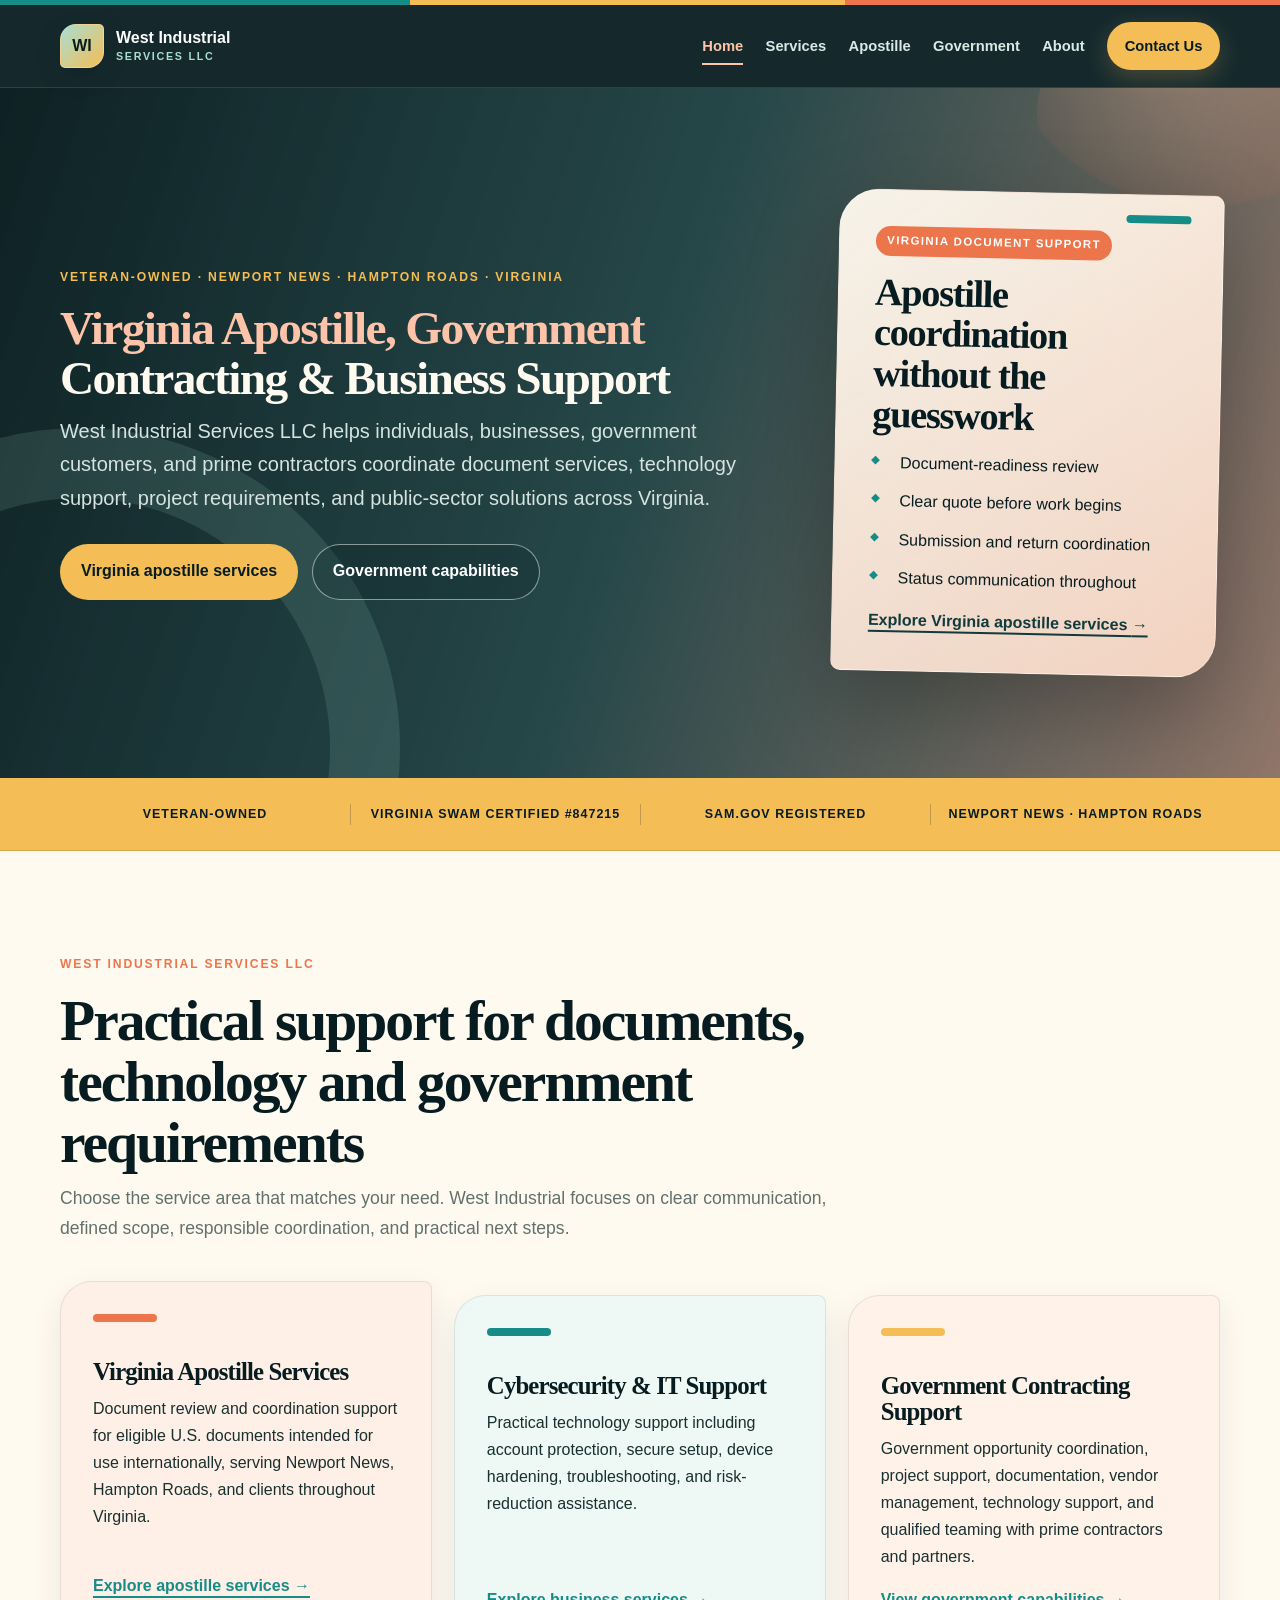
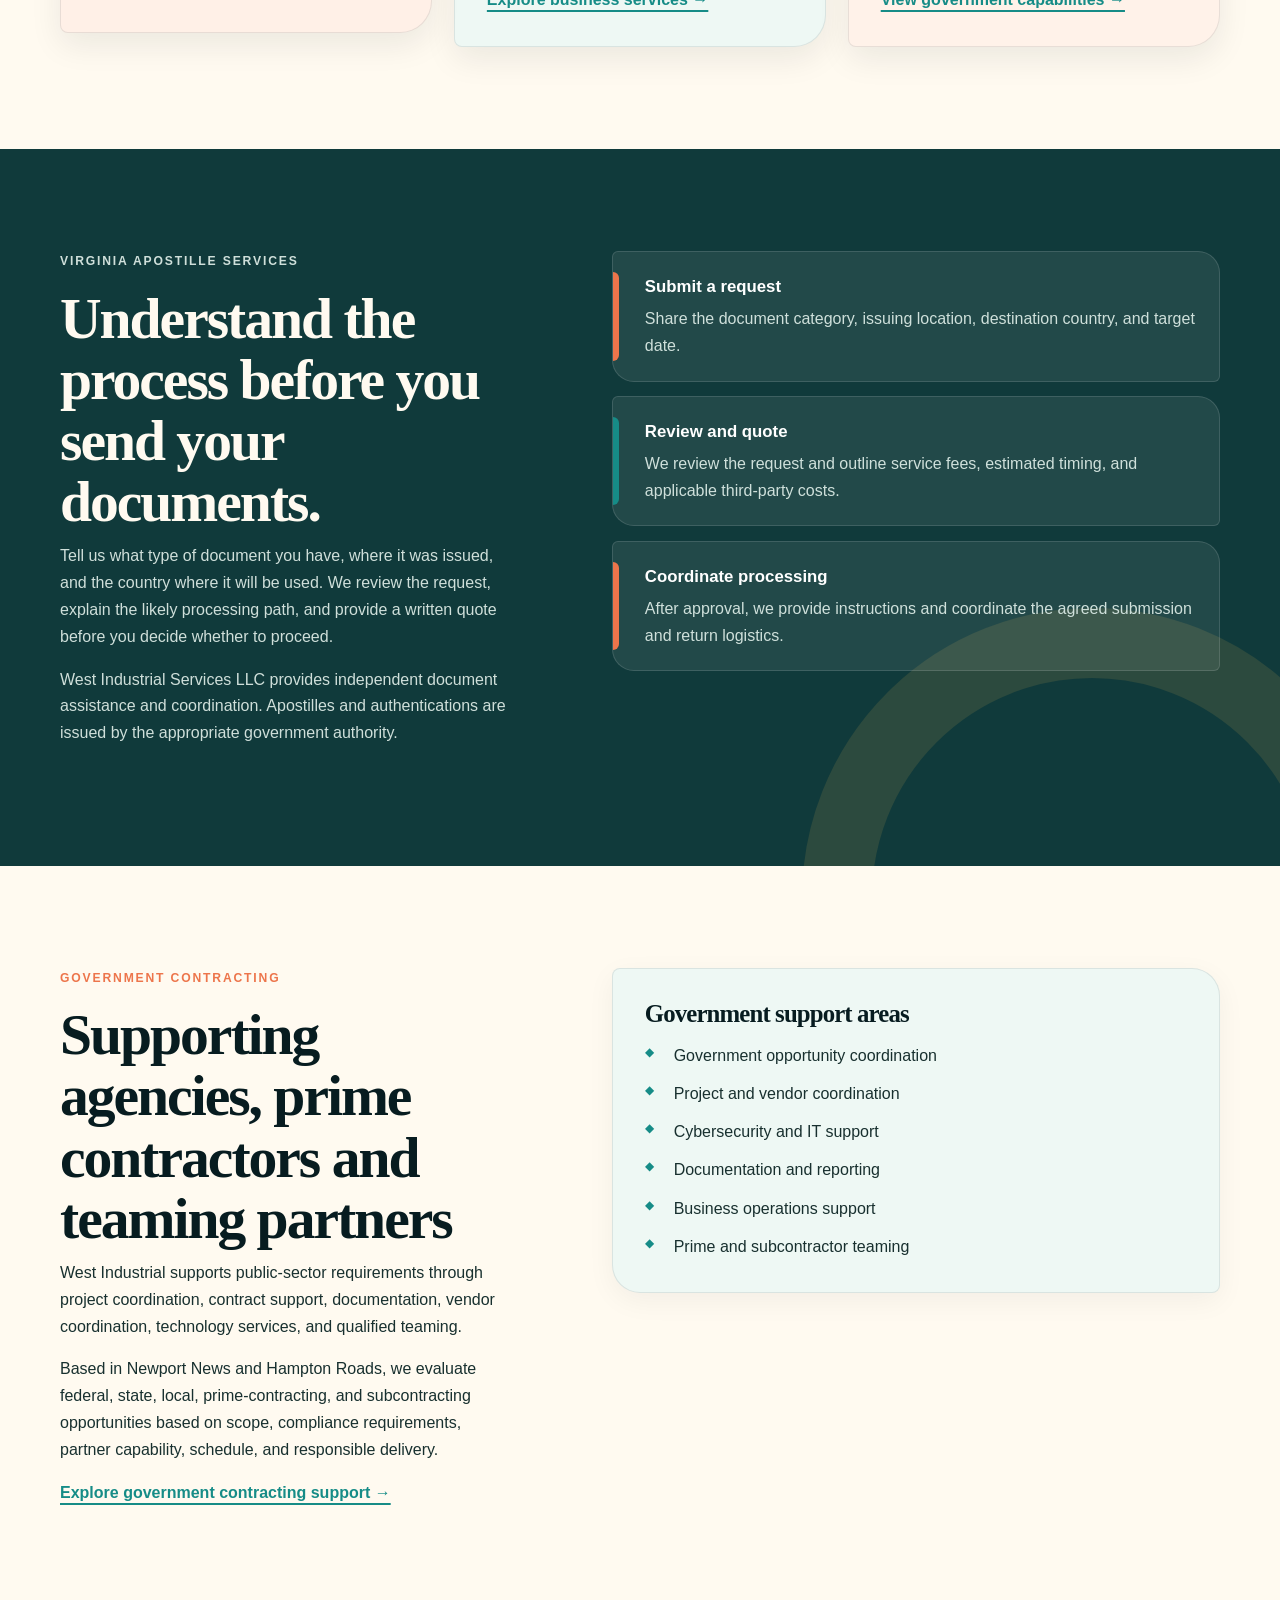
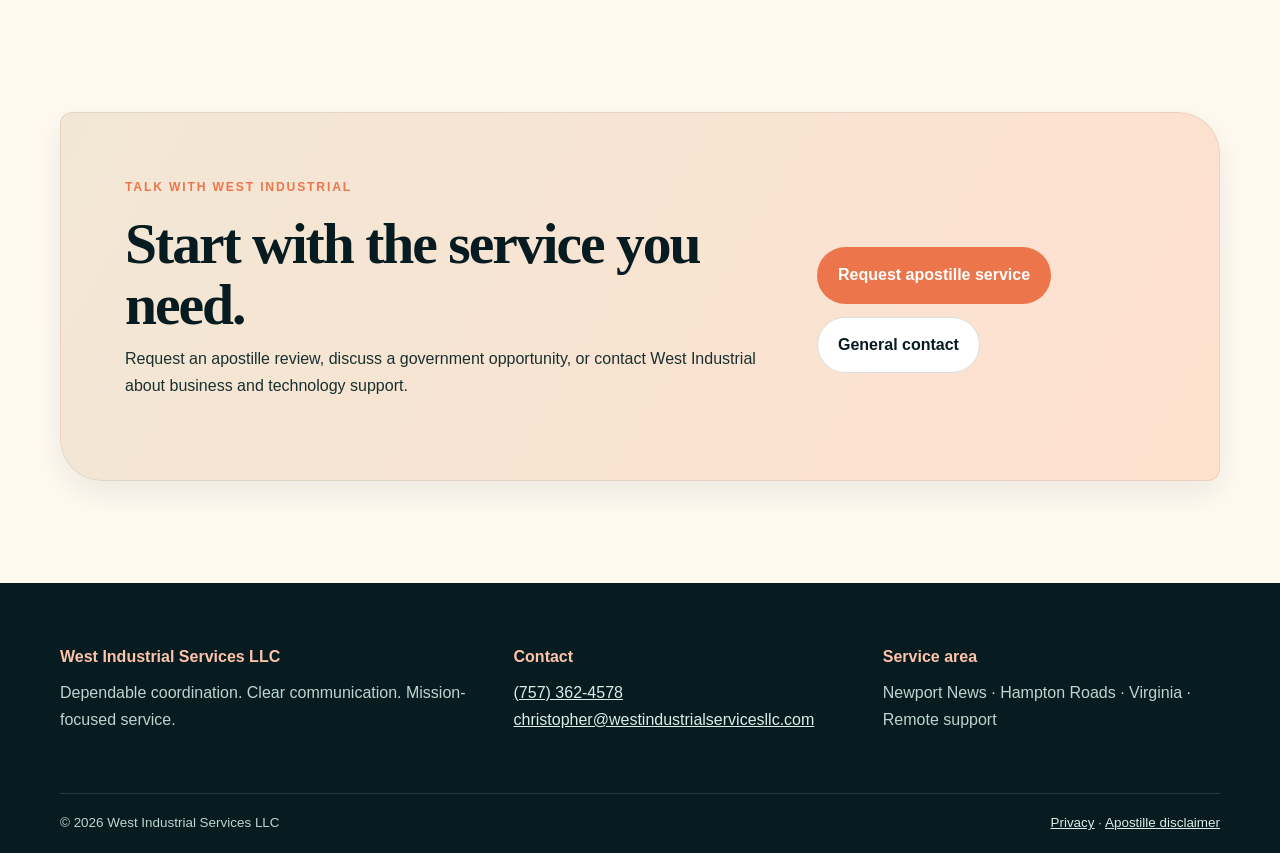
<file: index.html>
<!doctype html>
<html lang="en">
<head>
  <meta charset="utf-8">
  <meta name="viewport" content="width=device-width, initial-scale=1">

  <title>West Industrial Services LLC | Virginia Apostille & Government Contracting Support</title>

  <meta name="description" content="West Industrial Services LLC provides Virginia apostille coordination, government contracting support, cybersecurity, IT services, and project coordination from Newport News and Hampton Roads.">

  <meta name="author" content="West Industrial Services LLC">
  <meta name="robots" content="index, follow, max-image-preview:large">

  <link rel="canonical" href="https://westindustrialservicesllc.com/">

  <meta property="og:type" content="website">
  <meta property="og:title" content="West Industrial Services LLC | Virginia Apostille & Government Support">
  <meta property="og:description" content="Virginia-based support for apostille requests, government contracting, technology, project coordination, and public-sector teaming.">
  <meta property="og:url" content="https://westindustrialservicesllc.com/">

  <meta name="theme-color" content="#071a2f">

  <link rel="stylesheet" href="styles.css?v=20260806c">
  <script defer src="script.js?v=20260806c"></script>

  <script type="application/ld+json">
  {
    "@context": "https://schema.org",
    "@type": "ProfessionalService",
    "name": "West Industrial Services LLC",
    "url": "https://westindustrialservicesllc.com/",
    "telephone": "+1-757-362-4578",
    "email": "christopher@westindustrialservicesllc.com",
    "areaServed": [
      "Newport News",
      "Hampton Roads",
      "Virginia"
    ],
    "founder": {
      "@type": "Person",
      "name": "Christopher West"
    },
    "description": "Virginia-based small business providing apostille document coordination, government contracting support, project coordination, cybersecurity, IT support, and business services."
  }
  </script>
</head>

<body>

  <header class="site-header">
    <div class="container nav-wrap">

      <a class="brand" href="index.html" aria-label="West Industrial Services home">
        <span class="brand-mark" aria-hidden="true">WI</span>
        <span>West Industrial <small>Services LLC</small></span>
      </a>

      <button class="menu-button" type="button" aria-expanded="false" aria-controls="site-nav">
        Menu
      </button>

      <nav id="site-nav" class="site-nav" aria-label="Primary navigation">
        <a class="active" href="index.html">Home</a>
        <a href="services.html">Services</a>
        <a href="apostille.html">Apostille</a>
        <a href="government.html">Government</a>
        <a href="about.html">About</a>
        <a class="nav-cta" href="contact.html">Contact Us</a>
      </nav>

    </div>
  </header>

  <main id="main">

    <section class="hero">
      <div class="container hero-grid">

        <div>
          <p class="eyebrow">
            Veteran-owned · Newport News · Hampton Roads · Virginia
          </p>

          <h1>
            Virginia Apostille, Government Contracting & Business Support
          </h1>

          <p class="hero-lead">
            West Industrial Services LLC helps individuals, businesses, government customers, and prime contractors coordinate document services, technology support, project requirements, and public-sector solutions across Virginia.
          </p>

          <div class="button-row">
            <a class="button button-gold" href="apostille.html">
              Virginia apostille services
            </a>

            <a class="button button-outline" href="government.html">
              Government capabilities
            </a>
          </div>
        </div>

        <aside class="hero-panel" aria-label="Apostille service overview">

          <p class="panel-label">Virginia document support</p>

          <h2>Apostille coordination without the guesswork</h2>

          <ul class="check-list">
            <li>Document-readiness review</li>
            <li>Clear quote before work begins</li>
            <li>Submission and return coordination</li>
            <li>Status communication throughout</li>
          </ul>

          <a class="text-link" href="apostille.html">
            Explore Virginia apostille services
            <span aria-hidden="true">→</span>
          </a>

        </aside>

      </div>
    </section>

    <section class="trust-strip" aria-label="Business qualifications">
      <div class="container trust-grid">
        <span>Veteran-Owned</span>
        <span>Virginia SWaM Certified #847215</span>
        <span>SAM.gov Registered</span>
        <span>Newport News · Hampton Roads</span>
      </div>
    </section>

    <section class="section">
      <div class="container">

        <div class="section-heading">
          <p class="eyebrow dark">West Industrial Services LLC</p>

          <h2>Practical support for documents, technology and government requirements</h2>

          <p>
            Choose the service area that matches your need. West Industrial focuses on clear communication, defined scope, responsible coordination, and practical next steps.
          </p>
        </div>

        <div class="card-grid three">

          <article class="service-card featured">
            <h3>Virginia Apostille Services</h3>

            <p>
              Document review and coordination support for eligible U.S. documents intended for use internationally, serving Newport News, Hampton Roads, and clients throughout Virginia.
            </p>

            <a class="text-link" href="apostille.html">
              Explore apostille services →
            </a>
          </article>

          <article class="service-card">
            <h3>Cybersecurity & IT Support</h3>

            <p>
              Practical technology support including account protection, secure setup, device hardening, troubleshooting, and risk-reduction assistance.
            </p>

            <a class="text-link" href="services.html">
              Explore business services →
            </a>
          </article>

          <article class="service-card">
            <h3>Government Contracting Support</h3>

            <p>
              Government opportunity coordination, project support, documentation, vendor management, technology support, and qualified teaming with prime contractors and partners.
            </p>

            <a class="text-link" href="government.html">
              View government capabilities →
            </a>
          </article>

        </div>

      </div>
    </section>

    <section class="section section-navy">
      <div class="container split-content">

        <div>
          <p class="eyebrow">Virginia apostille services</p>

          <h2>Understand the process before you send your documents.</h2>

          <p>
            Tell us what type of document you have, where it was issued, and the country where it will be used. We review the request, explain the likely processing path, and provide a written quote before you decide whether to proceed.
          </p>

          <p>
            West Industrial Services LLC provides independent document assistance and coordination. Apostilles and authentications are issued by the appropriate government authority.
          </p>
        </div>

        <div class="process-list">

          <article>
            <strong>Submit a request</strong>
            <p>
              Share the document category, issuing location, destination country, and target date.
            </p>
          </article>

          <article>
            <strong>Review and quote</strong>
            <p>
              We review the request and outline service fees, estimated timing, and applicable third-party costs.
            </p>
          </article>

          <article>
            <strong>Coordinate processing</strong>
            <p>
              After approval, we provide instructions and coordinate the agreed submission and return logistics.
            </p>
          </article>

        </div>

      </div>
    </section>

    <section class="section">
      <div class="container split-content">

        <div>
          <p class="eyebrow dark">Government contracting</p>

          <h2>Supporting agencies, prime contractors and teaming partners</h2>

          <p>
            West Industrial supports public-sector requirements through project coordination, contract support, documentation, vendor coordination, technology services, and qualified teaming.
          </p>

          <p>
            Based in Newport News and Hampton Roads, we evaluate federal, state, local, prime-contracting, and subcontracting opportunities based on scope, compliance requirements, partner capability, schedule, and responsible delivery.
          </p>

          <a class="text-link" href="government.html">
            Explore government contracting support →
          </a>
        </div>

        <div class="content-card">
          <h3>Government support areas</h3>

          <ul class="check-list">
            <li>Government opportunity coordination</li>
            <li>Project and vendor coordination</li>
            <li>Cybersecurity and IT support</li>
            <li>Documentation and reporting</li>
            <li>Business operations support</li>
            <li>Prime and subcontractor teaming</li>
          </ul>
        </div>

      </div>
    </section>

    <section class="section">
      <div class="container cta-panel">

        <div>
          <p class="eyebrow dark">Talk with West Industrial</p>

          <h2>Start with the service you need.</h2>

          <p>
            Request an apostille review, discuss a government opportunity, or contact West Industrial about business and technology support.
          </p>
        </div>

        <div class="button-row">
          <a class="button button-primary" href="apostille-request.html">
            Request apostille service
          </a>

          <a class="button button-light" href="contact.html">
            General contact
          </a>
        </div>

      </div>
    </section>

  </main>

  <footer class="site-footer">
    <div class="container footer-grid">

      <div>
        <strong>West Industrial Services LLC</strong>
        <p>Dependable coordination. Clear communication. Mission-focused service.</p>
      </div>

      <div>
        <strong>Contact</strong>
        <p>
          <a href="tel:+17573624578">(757) 362-4578</a><br>
          <a href="mailto:christopher@westindustrialservicesllc.com">
            christopher@westindustrialservicesllc.com
          </a>
        </p>
      </div>

      <div>
        <strong>Service area</strong>
        <p>Newport News · Hampton Roads · Virginia · Remote support</p>
      </div>

    </div>

    <div class="container footer-bottom">
      <span>© 2026 West Industrial Services LLC</span>

      <span>
        <a href="privacy.html">Privacy</a> ·
        <a href="apostille.html#disclaimer">Apostille disclaimer</a>
      </span>
    </div>
  </footer>

</body>
</html>
</file>
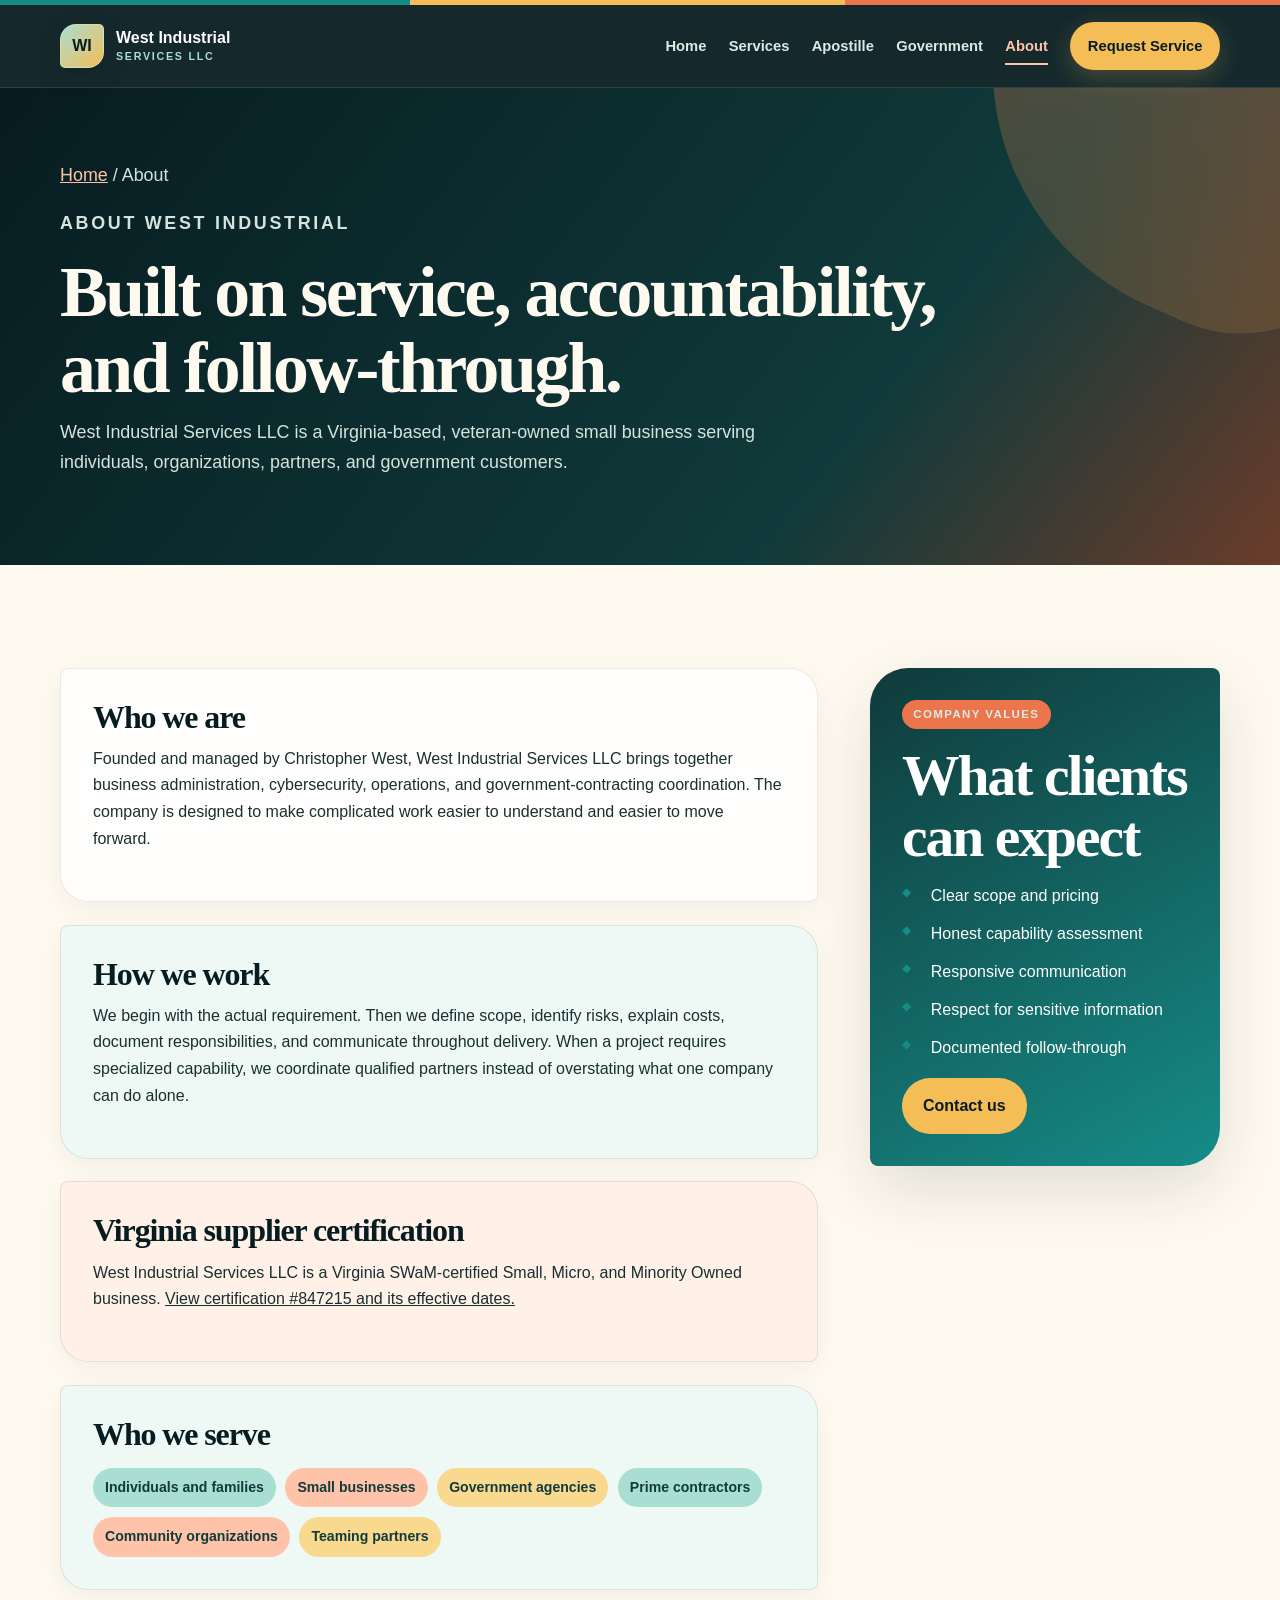
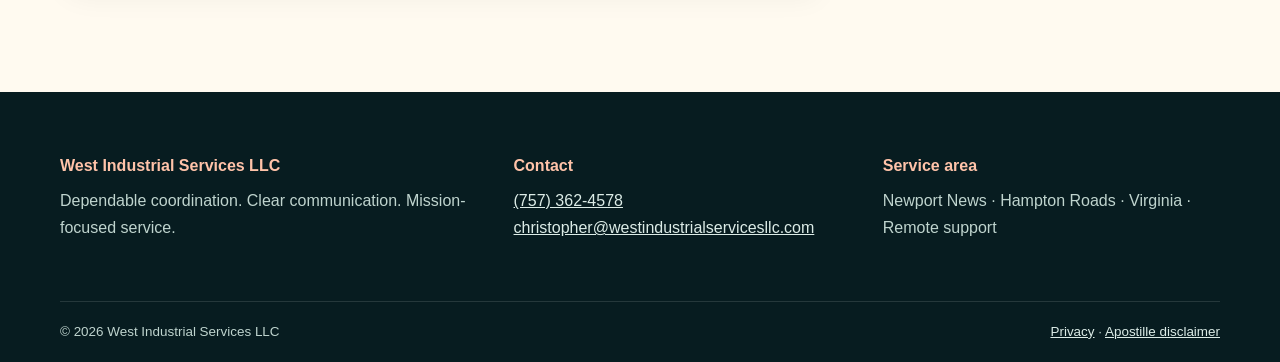
<file: about.html>
<!doctype html>
<html lang="en"><head><meta charset="utf-8"><meta name="viewport" content="width=device-width, initial-scale=1"><title>About West Industrial Services LLC | Virginia</title><meta name="description" content="Learn about West Industrial Services LLC, a veteran-owned Virginia small business founded by Christopher West."><meta name="robots" content="index, follow"><link rel="canonical" href="https://westindustrialservicesllc.com/about.html"><meta name="theme-color" content="#071a2f"><link rel="stylesheet" href="styles.css?v=20260806c"><script defer src="script.js?v=20260806c"></script></head>
<body><header class="site-header"><div class="container nav-wrap"><a class="brand" href="index.html"><span class="brand-mark">WI</span><span>West Industrial <small>Services LLC</small></span></a><button class="menu-button" type="button" aria-expanded="false" aria-controls="site-nav">Menu</button><nav id="site-nav" class="site-nav" aria-label="Primary navigation"><a href="index.html">Home</a><a href="services.html">Services</a><a href="apostille.html">Apostille</a><a href="government.html">Government</a><a class="active" href="about.html">About</a><a class="nav-cta" href="apostille-request.html">Request Service</a></nav></div></header>
<main id="main"><section class="page-hero"><div class="container"><p class="breadcrumb"><a href="index.html">Home</a> / About</p><p class="eyebrow">About West Industrial</p><h1>Built on service, accountability, and follow-through.</h1><p>West Industrial Services LLC is a Virginia-based, veteran-owned small business serving individuals, organizations, partners, and government customers.</p></div></section>
<section class="section"><div class="container content-grid"><div class="content-stack"><article class="content-card"><h2>Who we are</h2><p>Founded and managed by Christopher West, West Industrial Services LLC brings together business administration, cybersecurity, operations, and government-contracting coordination. The company is designed to make complicated work easier to understand and easier to move forward.</p></article><article class="content-card"><h2>How we work</h2><p>We begin with the actual requirement. Then we define scope, identify risks, explain costs, document responsibilities, and communicate throughout delivery. When a project requires specialized capability, we coordinate qualified partners instead of overstating what one company can do alone.</p></article><article class="content-card"><h2>Virginia supplier certification</h2><p>West Industrial Services LLC is a Virginia SWaM-certified Small, Micro, and Minority Owned business. <a href="government.html#swam">View certification #847215 and its effective dates.</a></p></article><article class="content-card"><h2>Who we serve</h2><ul class="tag-list"><li>Individuals and families</li><li>Small businesses</li><li>Government agencies</li><li>Prime contractors</li><li>Community organizations</li><li>Teaming partners</li></ul></article></div><aside class="side-card"><p class="panel-label">Company values</p><h2>What clients can expect</h2><ul class="check-list"><li>Clear scope and pricing</li><li>Honest capability assessment</li><li>Responsive communication</li><li>Respect for sensitive information</li><li>Documented follow-through</li></ul><a class="button button-gold" href="contact.html">Contact us</a></aside></div></section></main>
<footer class="site-footer"><div class="container footer-grid"><div><strong>West Industrial Services LLC</strong><p>Dependable coordination. Clear communication. Mission-focused service.</p></div><div><strong>Contact</strong><p><a href="tel:+17573624578">(757) 362-4578</a><br><a href="mailto:christopher@westindustrialservicesllc.com">christopher@westindustrialservicesllc.com</a></p></div><div><strong>Service area</strong><p>Newport News · Hampton Roads · Virginia · Remote support</p></div></div><div class="container footer-bottom"><span>© 2026 West Industrial Services LLC</span><span><a href="privacy.html">Privacy</a> · <a href="apostille.html#disclaimer">Apostille disclaimer</a></span></div></footer></body></html>
</file>
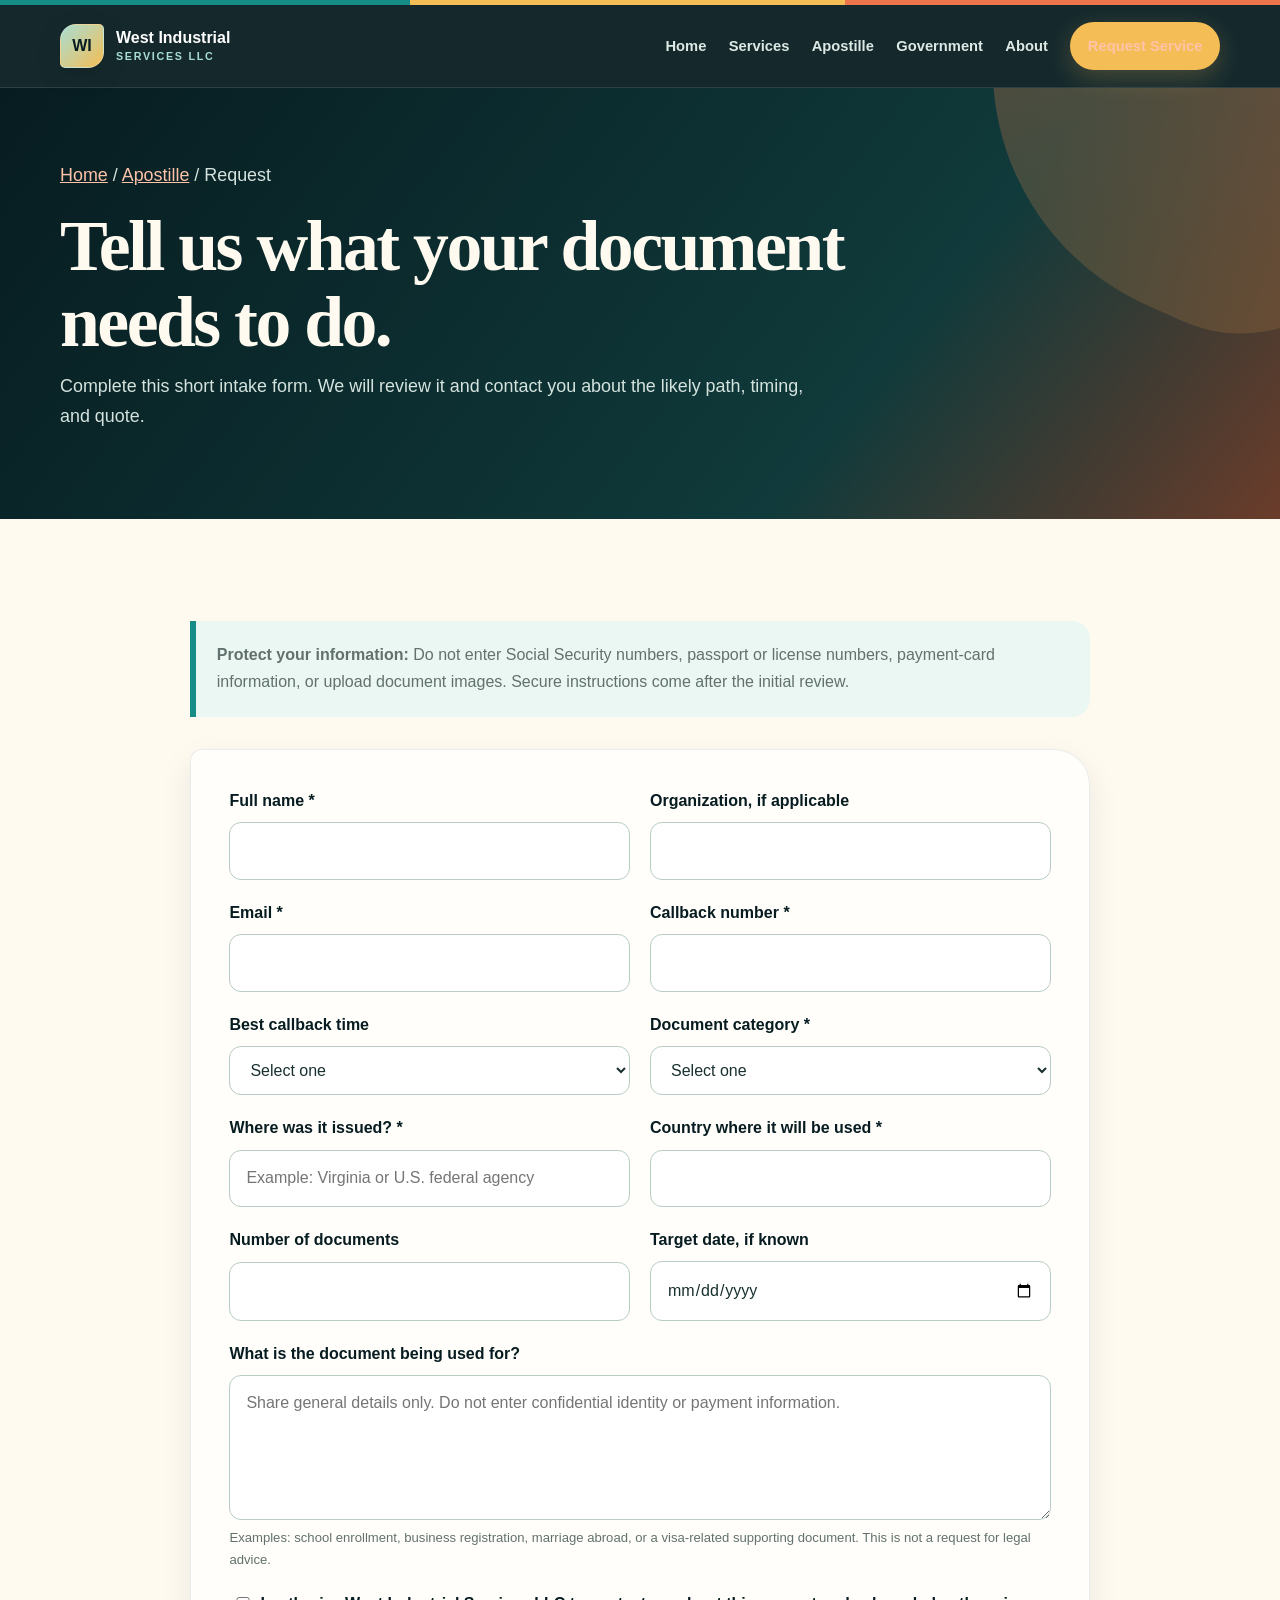
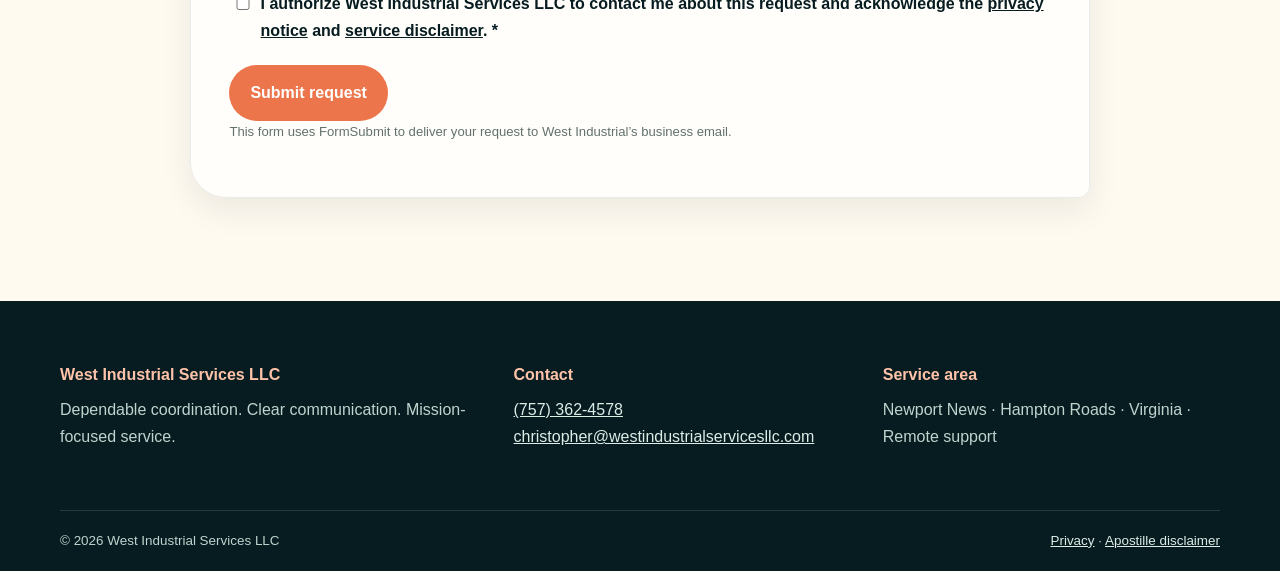
<file: apostille-request.html>
<!doctype html>
<html lang="en">
<head>
  <meta charset="utf-8"><meta name="viewport" content="width=device-width, initial-scale=1">
  <title>Request Apostille Service | West Industrial Services LLC</title>
  <meta name="description" content="Request an apostille document review and callback from West Industrial Services LLC.">
  <meta name="robots" content="index, follow"><link rel="canonical" href="https://westindustrialservicesllc.com/apostille-request.html"><meta name="theme-color" content="#071a2f"><link rel="stylesheet" href="styles.css?v=20260806c"><script defer src="script.js?v=20260806c"></script>
</head>
<body>
  <header class="site-header"><div class="container nav-wrap"><a class="brand" href="index.html"><span class="brand-mark">WI</span><span>West Industrial <small>Services LLC</small></span></a><button class="menu-button" type="button" aria-expanded="false" aria-controls="site-nav">Menu</button><nav id="site-nav" class="site-nav" aria-label="Primary navigation"><a href="index.html">Home</a><a href="services.html">Services</a><a href="apostille.html">Apostille</a><a href="government.html">Government</a><a href="about.html">About</a><a class="nav-cta active" href="apostille-request.html">Request Service</a></nav></div></header>
  <main id="main">
    <section class="page-hero"><div class="container"><p class="breadcrumb"><a href="index.html">Home</a> / <a href="apostille.html">Apostille</a> / Request</p><h1>Tell us what your document needs to do.</h1><p>Complete this short intake form. We will review it and contact you about the likely path, timing, and quote.</p></div></section>
    <section class="section"><div class="container form-wrap">
      <div class="form-intro"><strong>Protect your information:</strong> Do not enter Social Security numbers, passport or license numbers, payment-card information, or upload document images. Secure instructions come after the initial review.</div>
      <form class="request-form" action="https://formsubmit.co/christopher@westindustrialservicesllc.com" method="POST">
        <input type="hidden" name="_subject" value="New West Industrial apostille request">
        <input type="hidden" name="_template" value="table">
        <input type="hidden" name="_captcha" value="true">
        <input type="hidden" name="_next" value="https://westindustrialservicesllc.com/thank-you.html">
        <input type="text" name="_honey" tabindex="-1" autocomplete="off" style="display:none">
        <div class="field"><label for="name">Full name *</label><input id="name" name="name" type="text" autocomplete="name" required></div>
        <div class="field"><label for="organization">Organization, if applicable</label><input id="organization" name="organization" type="text" autocomplete="organization"></div>
        <div class="field"><label for="email">Email *</label><input id="email" name="email" type="email" autocomplete="email" required></div>
        <div class="field"><label for="phone">Callback number *</label><input id="phone" name="phone" type="tel" autocomplete="tel" required></div>
        <div class="field"><label for="contact-time">Best callback time</label><select id="contact-time" name="preferred_callback_time"><option value="">Select one</option><option>Weekday morning</option><option>Weekday afternoon</option><option>Weekday evening</option><option>Weekend</option></select></div>
        <div class="field"><label for="document-type">Document category *</label><select id="document-type" name="document_category" required><option value="">Select one</option><option>Birth or death certificate</option><option>Marriage or divorce record</option><option>School record or diploma</option><option>Corporate or business document</option><option>Court or administrative record</option><option>Notarized personal document</option><option>Federal document</option><option>Other / not sure</option></select></div>
        <div class="field"><label for="issued">Where was it issued? *</label><input id="issued" name="issuing_state_or_agency" type="text" placeholder="Example: Virginia or U.S. federal agency" required></div>
        <div class="field"><label for="country">Country where it will be used *</label><input id="country" name="destination_country" type="text" required></div>
        <div class="field"><label for="count">Number of documents</label><input id="count" name="document_count" type="number" min="1" max="100"></div>
        <div class="field"><label for="deadline">Target date, if known</label><input id="deadline" name="target_date" type="date"></div>
        <div class="field full"><label for="details">What is the document being used for?</label><textarea id="details" name="request_details" placeholder="Share general details only. Do not enter confidential identity or payment information."></textarea><span class="field-hint">Examples: school enrollment, business registration, marriage abroad, or a visa-related supporting document. This is not a request for legal advice.</span></div>
        <div class="field full checkbox-field"><input id="consent" name="callback_consent" type="checkbox" value="yes" required><label for="consent">I authorize West Industrial Services LLC to contact me about this request and acknowledge the <a href="privacy.html">privacy notice</a> and <a href="apostille.html#disclaimer">service disclaimer</a>. *</label></div>
        <div class="form-actions"><button class="button button-primary" type="submit">Submit request</button><p class="field-hint">This form uses FormSubmit to deliver your request to West Industrial’s business email.</p></div>
      </form>
    </div></section>
  </main>
  <footer class="site-footer"><div class="container footer-grid"><div><strong>West Industrial Services LLC</strong><p>Dependable coordination. Clear communication. Mission-focused service.</p></div><div><strong>Contact</strong><p><a href="tel:+17573624578">(757) 362-4578</a><br><a href="mailto:christopher@westindustrialservicesllc.com">christopher@westindustrialservicesllc.com</a></p></div><div><strong>Service area</strong><p>Newport News · Hampton Roads · Virginia · Remote support</p></div></div><div class="container footer-bottom"><span>© 2026 West Industrial Services LLC</span><span><a href="privacy.html">Privacy</a> · <a href="apostille.html#disclaimer">Apostille disclaimer</a></span></div></footer>
</body></html>
</file>
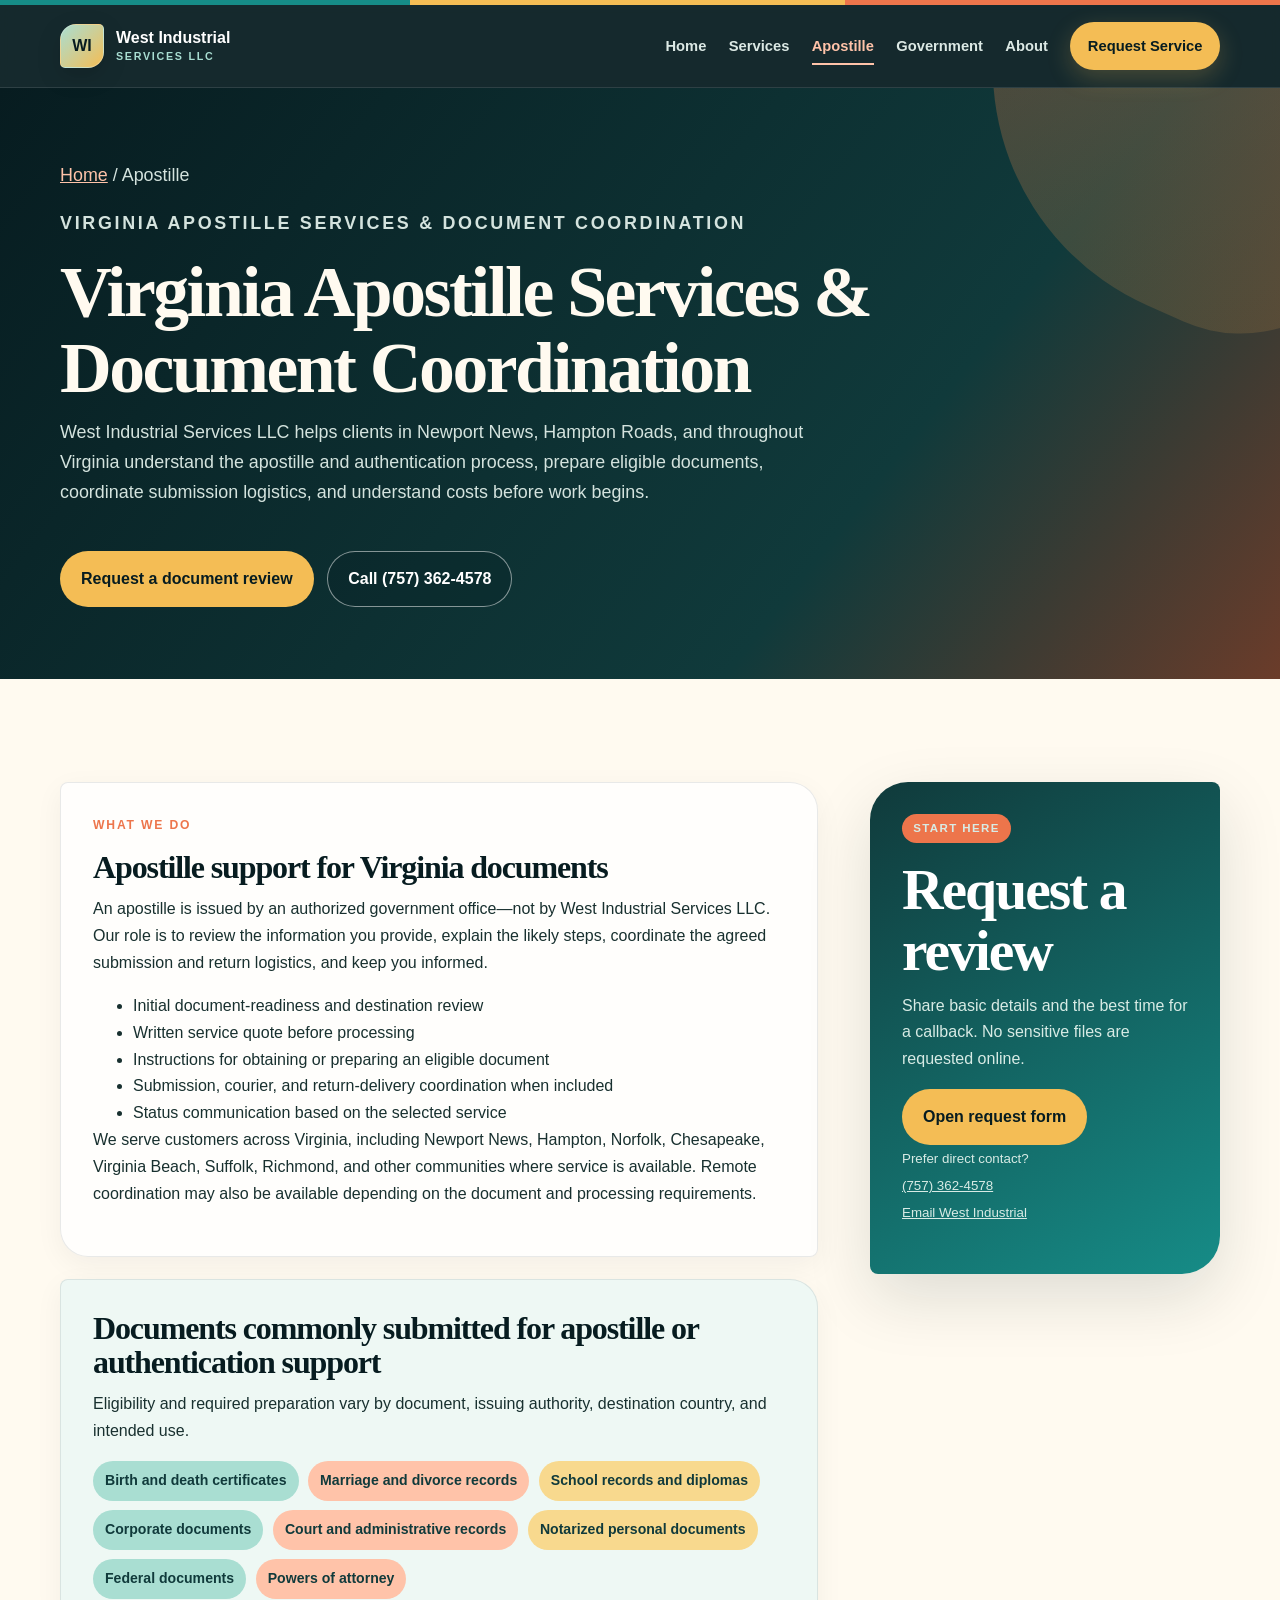
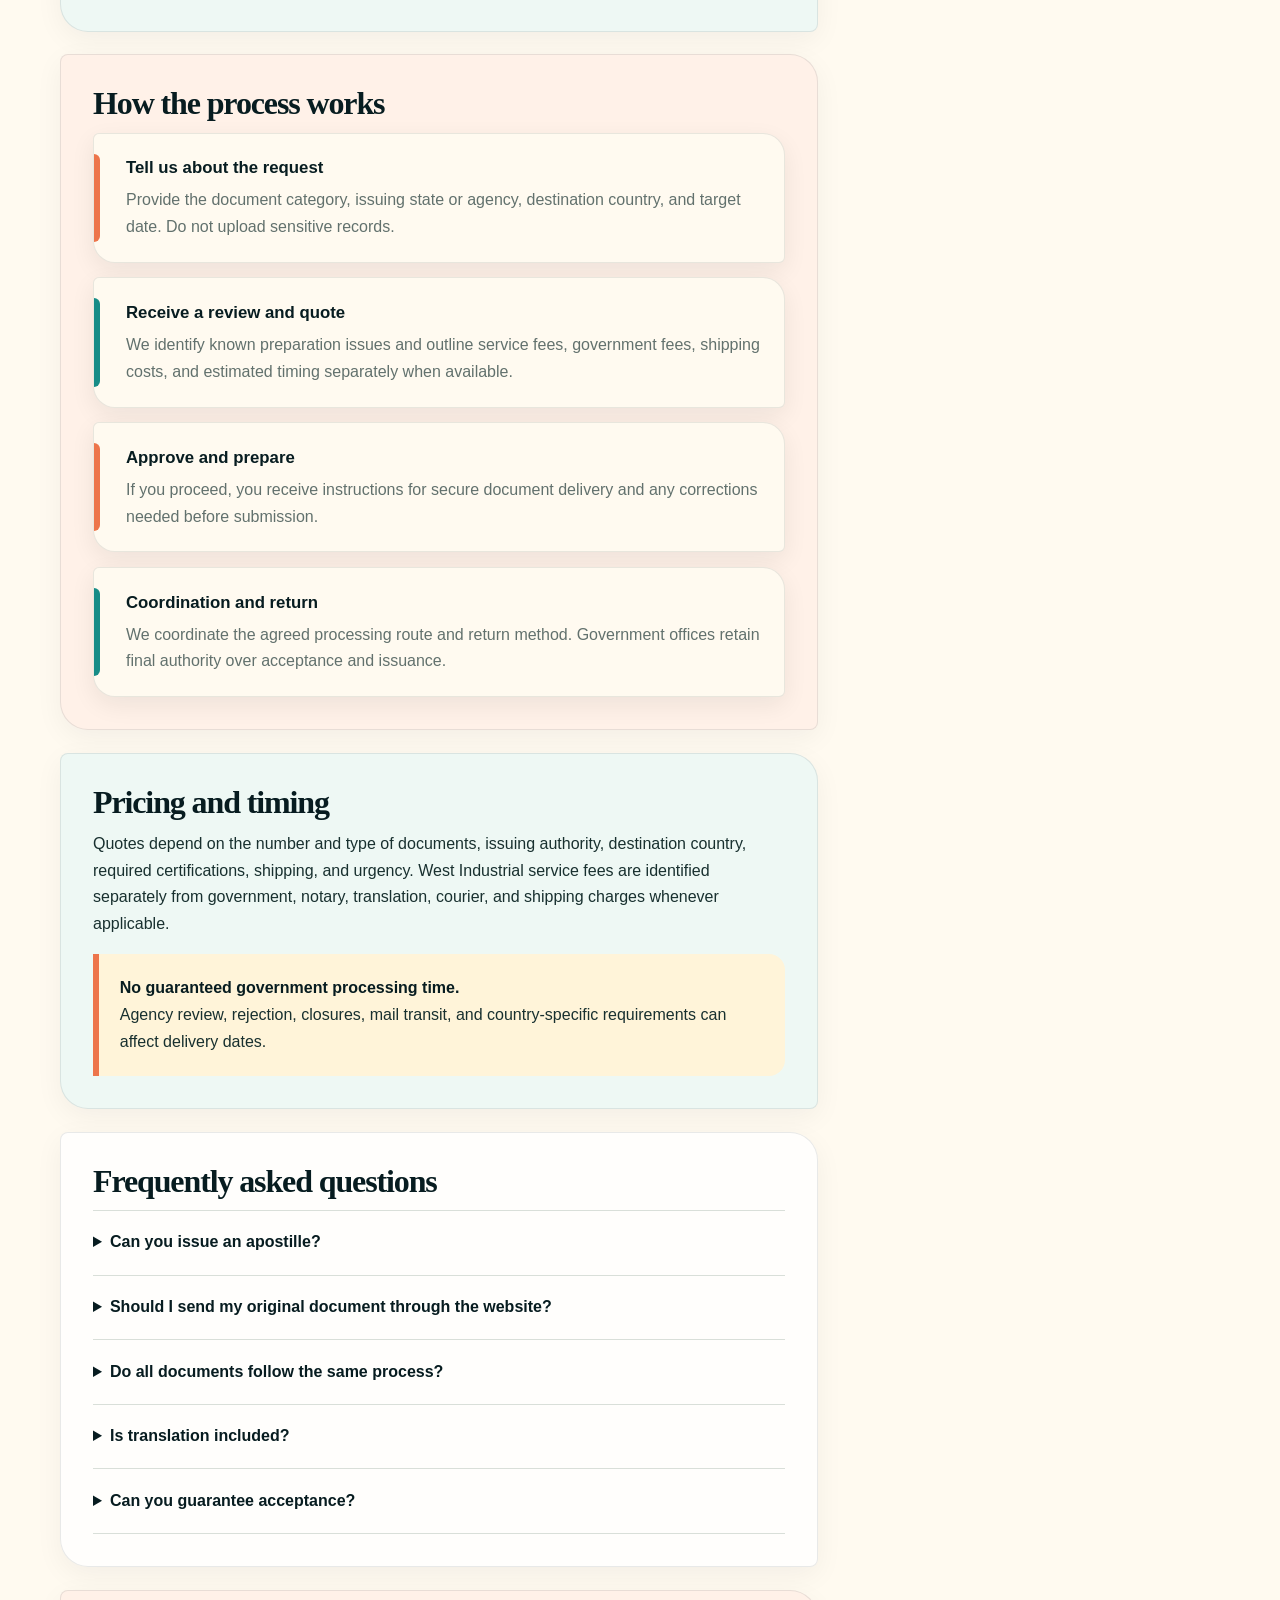
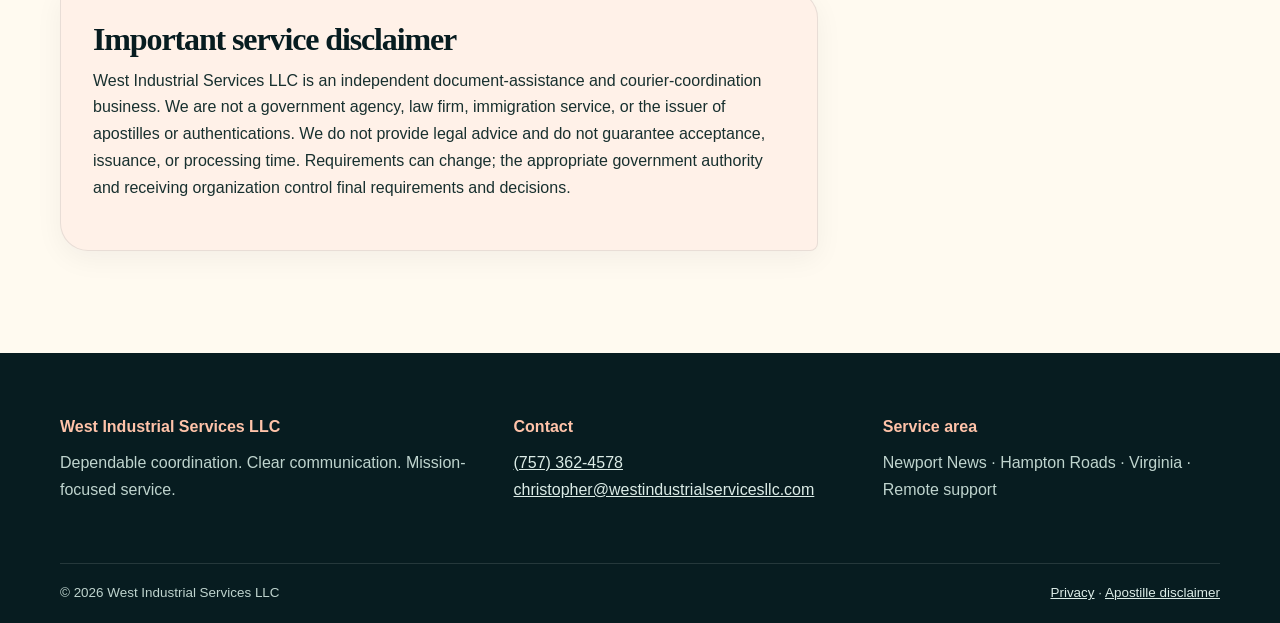
<file: apostille.html>
<!doctype html>
<html lang="en">
<head>
  <meta charset="utf-8"><meta name="viewport" content="width=device-width, initial-scale=1">
  <title>Virginia Apostille Services | West Industrial Services LLC</title>
  <meta name="description" content="Virginia apostille services and document coordination for eligible U.S. documents. Serving Newport News, Hampton Roads, and clients throughout Virginia. Request a document review and quote.">
  <meta name="robots" content="index, follow"><link rel="canonical" href="https://westindustrialservicesllc.com/apostille.html">
  <meta property="og:title" content="Virginia Apostille Services | West Industrial Services LLC"><meta property="og:description" content="Virginia apostille document support for Newport News, Hampton Roads, and clients throughout Virginia. Request a clear review and quote."><meta property="og:type" content="website"><meta property="og:url" content="https://westindustrialservicesllc.com/apostille.html">
  <meta name="theme-color" content="#071a2f"><link rel="stylesheet" href="styles.css?v=20260806c"><script defer src="script.js?v=20260806c"></script>
  <script type="application/ld+json">{"@context":"https://schema.org","@type":"Service","name":"Virginia Apostille Services and Document Coordination","provider":{"@type":"ProfessionalService","name":"West Industrial Services LLC","telephone":"+1-757-362-4578","email":"christopher@westindustrialservicesllc.com"},"areaServed":["Virginia","Newport News","Hampton","Norfolk","Chesapeake","Virginia Beach","Suffolk","Richmond"],"description":"Document-readiness review and logistics coordination for eligible documents intended for use outside the United States."}</script>
</head>
<body>
  <header class="site-header"><div class="container nav-wrap"><a class="brand" href="index.html"><span class="brand-mark">WI</span><span>West Industrial <small>Services LLC</small></span></a><button class="menu-button" type="button" aria-expanded="false" aria-controls="site-nav">Menu</button><nav id="site-nav" class="site-nav" aria-label="Primary navigation"><a href="index.html">Home</a><a href="services.html">Services</a><a class="active" href="apostille.html">Apostille</a><a href="government.html">Government</a><a href="about.html">About</a><a class="nav-cta" href="apostille-request.html">Request Service</a></nav></div></header>
  <main id="main">
    <section class="page-hero"><div class="container"><p class="breadcrumb"><a href="index.html">Home</a> / Apostille</p><p class="eyebrow">Virginia apostille services &amp; document coordination</p><h1>Virginia Apostille Services &amp; Document Coordination</h1><p>West Industrial Services LLC helps clients in Newport News, Hampton Roads, and throughout Virginia understand the apostille and authentication process, prepare eligible documents, coordinate submission logistics, and understand costs before work begins.</p><div class="button-row"><a class="button button-gold" href="apostille-request.html">Request a document review</a><a class="button button-outline" href="tel:+17573624578">Call (757) 362-4578</a></div></div></section>
    <section class="section"><div class="container content-grid">
      <div class="content-stack">
        <article class="content-card"><p class="eyebrow dark">What we do</p><h2>Apostille support for Virginia documents</h2><p>An apostille is issued by an authorized government office—not by West Industrial Services LLC. Our role is to review the information you provide, explain the likely steps, coordinate the agreed submission and return logistics, and keep you informed.</p><ul><li>Initial document-readiness and destination review</li><li>Written service quote before processing</li><li>Instructions for obtaining or preparing an eligible document</li><li>Submission, courier, and return-delivery coordination when included</li><li>Status communication based on the selected service</li></ul><p>We serve customers across Virginia, including Newport News, Hampton, Norfolk, Chesapeake, Virginia Beach, Suffolk, Richmond, and other communities where service is available. Remote coordination may also be available depending on the document and processing requirements.</p></article>
        <article class="content-card"><h2>Documents commonly submitted for apostille or authentication support</h2><p>Eligibility and required preparation vary by document, issuing authority, destination country, and intended use.</p><ul class="tag-list"><li>Birth and death certificates</li><li>Marriage and divorce records</li><li>School records and diplomas</li><li>Corporate documents</li><li>Court and administrative records</li><li>Notarized personal documents</li><li>Federal documents</li><li>Powers of attorney</li></ul></article>
        <article class="content-card"><h2>How the process works</h2><div class="process-list"><article><strong>Tell us about the request</strong><p>Provide the document category, issuing state or agency, destination country, and target date. Do not upload sensitive records.</p></article><article><strong>Receive a review and quote</strong><p>We identify known preparation issues and outline service fees, government fees, shipping costs, and estimated timing separately when available.</p></article><article><strong>Approve and prepare</strong><p>If you proceed, you receive instructions for secure document delivery and any corrections needed before submission.</p></article><article><strong>Coordination and return</strong><p>We coordinate the agreed processing route and return method. Government offices retain final authority over acceptance and issuance.</p></article></div></article>
        <article class="content-card"><h2>Pricing and timing</h2><p>Quotes depend on the number and type of documents, issuing authority, destination country, required certifications, shipping, and urgency. West Industrial service fees are identified separately from government, notary, translation, courier, and shipping charges whenever applicable.</p><div class="notice"><strong>No guaranteed government processing time.</strong>Agency review, rejection, closures, mail transit, and country-specific requirements can affect delivery dates.</div></article>
        <article class="content-card"><h2>Frequently asked questions</h2><div class="faq">
          <details><summary>Can you issue an apostille?</summary><p>No. Apostilles and authentications are issued by the appropriate state or federal authority. We provide independent document support and logistics coordination.</p></details>
          <details><summary>Should I send my original document through the website?</summary><p>No. The online form is only for basic request details. Do not submit Social Security numbers, identity-document numbers, payment-card details, or document images. Secure delivery instructions are provided only after the request is reviewed.</p></details>
          <details><summary>Do all documents follow the same process?</summary><p>No. The path depends on who issued the document, where it was issued, the destination country, and how the document will be used.</p></details>
          <details><summary>Is translation included?</summary><p>Translation, notarization, certification, courier service, and shipping are separate unless they are specifically listed in the written quote.</p></details>
          <details><summary>Can you guarantee acceptance?</summary><p>No. The receiving country, requesting organization, and issuing government authority make the final decisions.</p></details>
        </div></article>
        <article id="disclaimer" class="content-card"><h2>Important service disclaimer</h2><p>West Industrial Services LLC is an independent document-assistance and courier-coordination business. We are not a government agency, law firm, immigration service, or the issuer of apostilles or authentications. We do not provide legal advice and do not guarantee acceptance, issuance, or processing time. Requirements can change; the appropriate government authority and receiving organization control final requirements and decisions.</p></article>
      </div>
      <aside class="side-card"><p class="panel-label">Start here</p><h2>Request a review</h2><p>Share basic details and the best time for a callback. No sensitive files are requested online.</p><a class="button button-gold" href="apostille-request.html">Open request form</a><p><small>Prefer direct contact?<br><a href="tel:+17573624578">(757) 362-4578</a><br><a href="mailto:christopher@westindustrialservicesllc.com">Email West Industrial</a></small></p></aside>
    </div></section>
  </main>
  <footer class="site-footer"><div class="container footer-grid"><div><strong>West Industrial Services LLC</strong><p>Dependable coordination. Clear communication. Mission-focused service.</p></div><div><strong>Contact</strong><p><a href="tel:+17573624578">(757) 362-4578</a><br><a href="mailto:christopher@westindustrialservicesllc.com">christopher@westindustrialservicesllc.com</a></p></div><div><strong>Service area</strong><p>Newport News · Hampton Roads · Virginia · Remote support</p></div></div><div class="container footer-bottom"><span>© 2026 West Industrial Services LLC</span><span><a href="privacy.html">Privacy</a> · <a href="#disclaimer">Apostille disclaimer</a></span></div></footer>
</body></html>
</file>
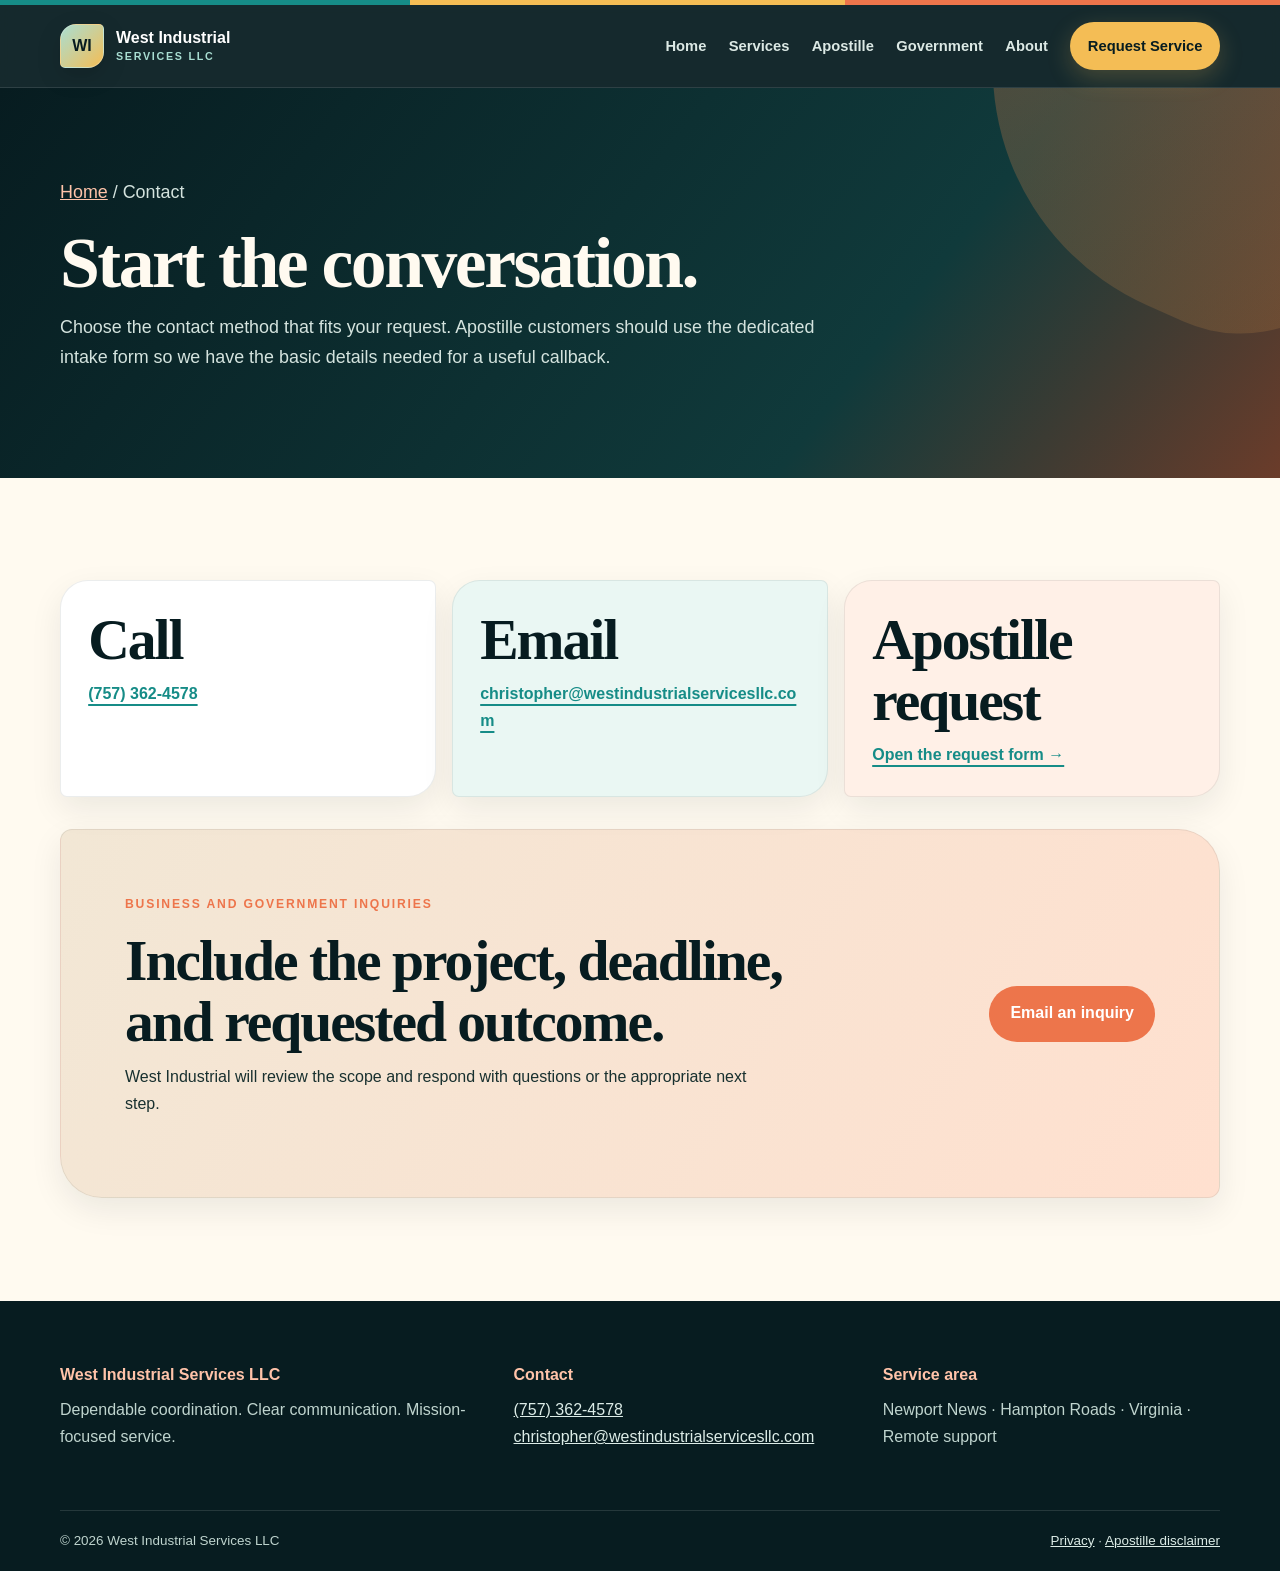
<file: contact.html>
<!doctype html>
<html lang="en"><head><meta charset="utf-8"><meta name="viewport" content="width=device-width, initial-scale=1"><title>Contact West Industrial Services LLC</title><meta name="description" content="Contact West Industrial Services LLC in Newport News, Virginia for apostille coordination, cybersecurity, IT, government support, or teaming."><meta name="robots" content="index, follow"><link rel="canonical" href="https://westindustrialservicesllc.com/contact.html"><meta name="theme-color" content="#071a2f"><link rel="stylesheet" href="styles.css?v=20260806c"><script defer src="script.js?v=20260806c"></script></head>
<body><header class="site-header"><div class="container nav-wrap"><a class="brand" href="index.html"><span class="brand-mark">WI</span><span>West Industrial <small>Services LLC</small></span></a><button class="menu-button" type="button" aria-expanded="false" aria-controls="site-nav">Menu</button><nav id="site-nav" class="site-nav" aria-label="Primary navigation"><a href="index.html">Home</a><a href="services.html">Services</a><a href="apostille.html">Apostille</a><a href="government.html">Government</a><a href="about.html">About</a><a class="nav-cta" href="apostille-request.html">Request Service</a></nav></div></header>
<main id="main"><section class="page-hero"><div class="container"><p class="breadcrumb"><a href="index.html">Home</a> / Contact</p><h1>Start the conversation.</h1><p>Choose the contact method that fits your request. Apostille customers should use the dedicated intake form so we have the basic details needed for a useful callback.</p></div></section>
<section class="section"><div class="container"><div class="contact-grid"><article class="contact-card"><h2>Call</h2><p><a class="text-link" href="tel:+17573624578">(757) 362-4578</a></p></article><article class="contact-card"><h2>Email</h2><p><a class="text-link" href="mailto:christopher@westindustrialservicesllc.com">christopher@westindustrialservicesllc.com</a></p></article><article class="contact-card"><h2>Apostille request</h2><p><a class="text-link" href="apostille-request.html">Open the request form →</a></p></article></div><div class="cta-panel" style="margin-top:2rem"><div><p class="eyebrow dark">Business and government inquiries</p><h2>Include the project, deadline, and requested outcome.</h2><p>West Industrial will review the scope and respond with questions or the appropriate next step.</p></div><a class="button button-primary" href="mailto:christopher@westindustrialservicesllc.com?subject=West%20Industrial%20service%20inquiry">Email an inquiry</a></div></div></section></main>
<footer class="site-footer"><div class="container footer-grid"><div><strong>West Industrial Services LLC</strong><p>Dependable coordination. Clear communication. Mission-focused service.</p></div><div><strong>Contact</strong><p><a href="tel:+17573624578">(757) 362-4578</a><br><a href="mailto:christopher@westindustrialservicesllc.com">christopher@westindustrialservicesllc.com</a></p></div><div><strong>Service area</strong><p>Newport News · Hampton Roads · Virginia · Remote support</p></div></div><div class="container footer-bottom"><span>© 2026 West Industrial Services LLC</span><span><a href="privacy.html">Privacy</a> · <a href="apostille.html#disclaimer">Apostille disclaimer</a></span></div></footer></body></html>
</file>
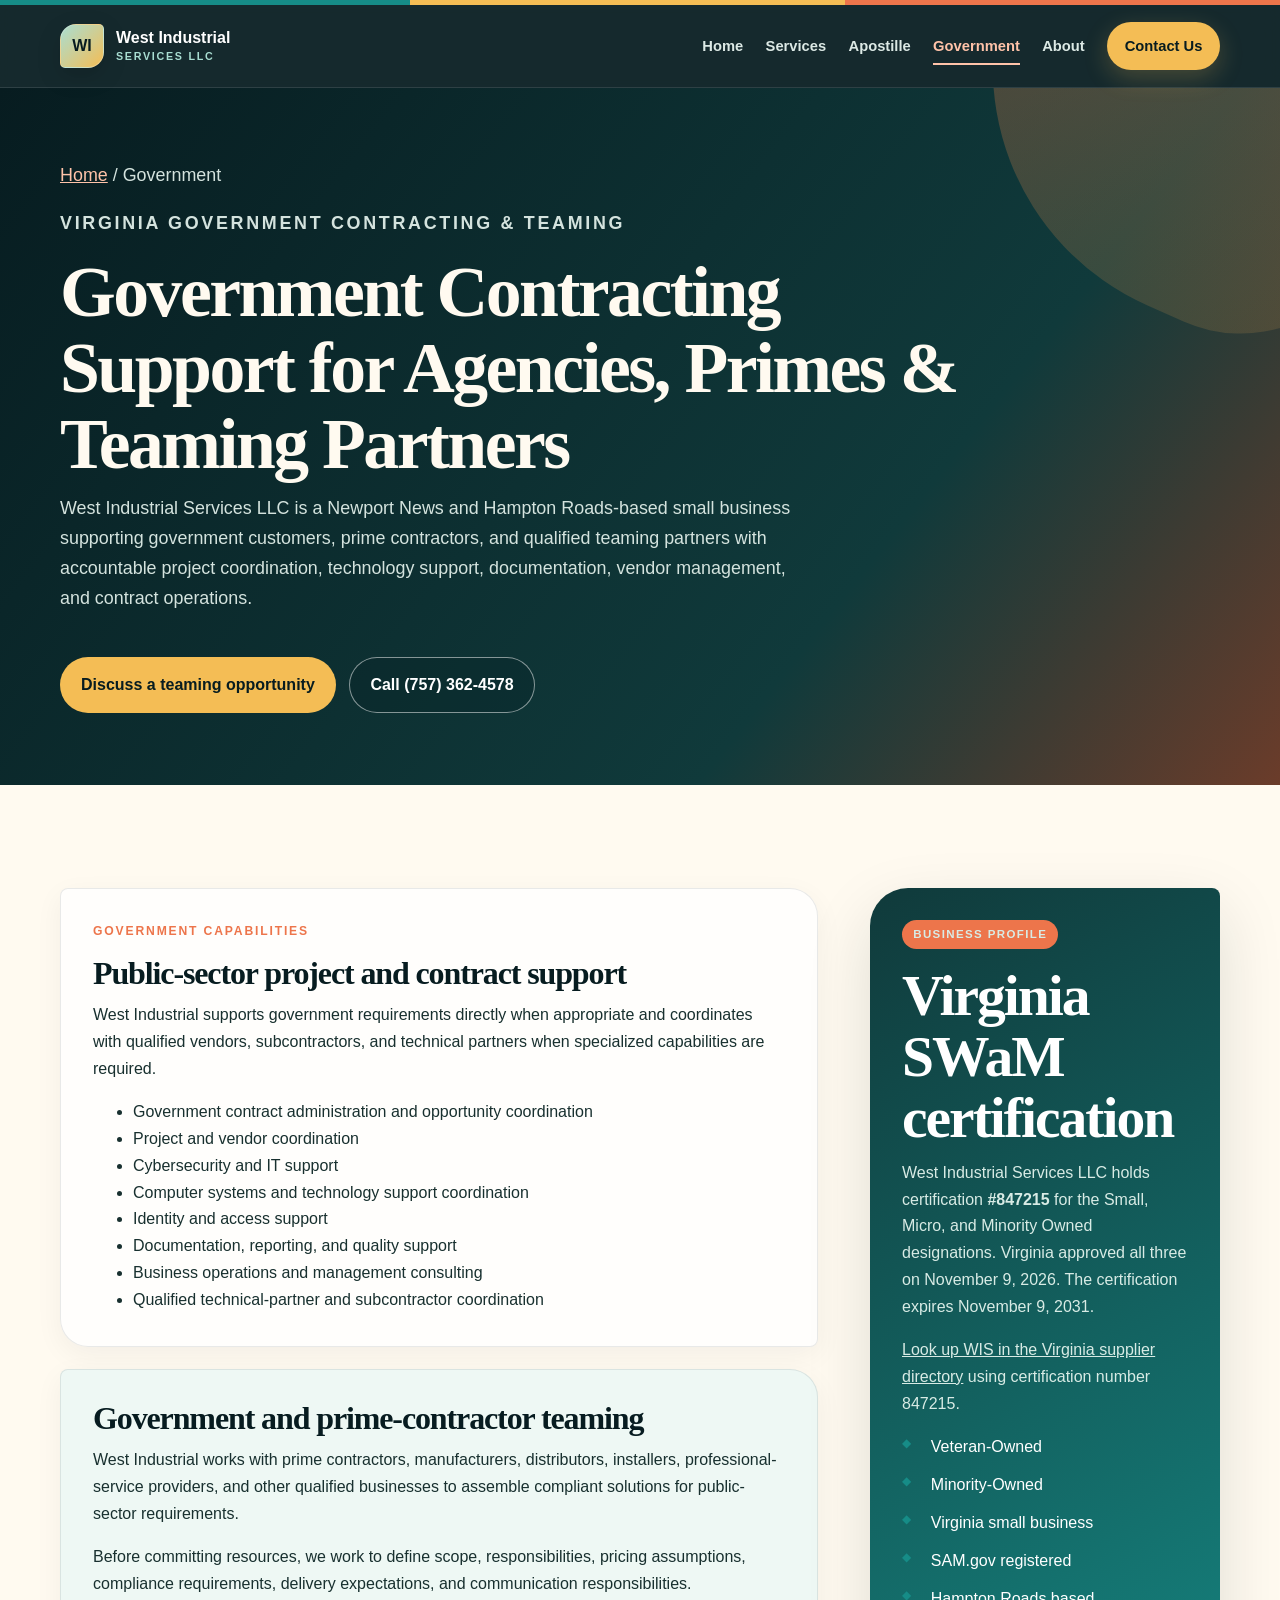
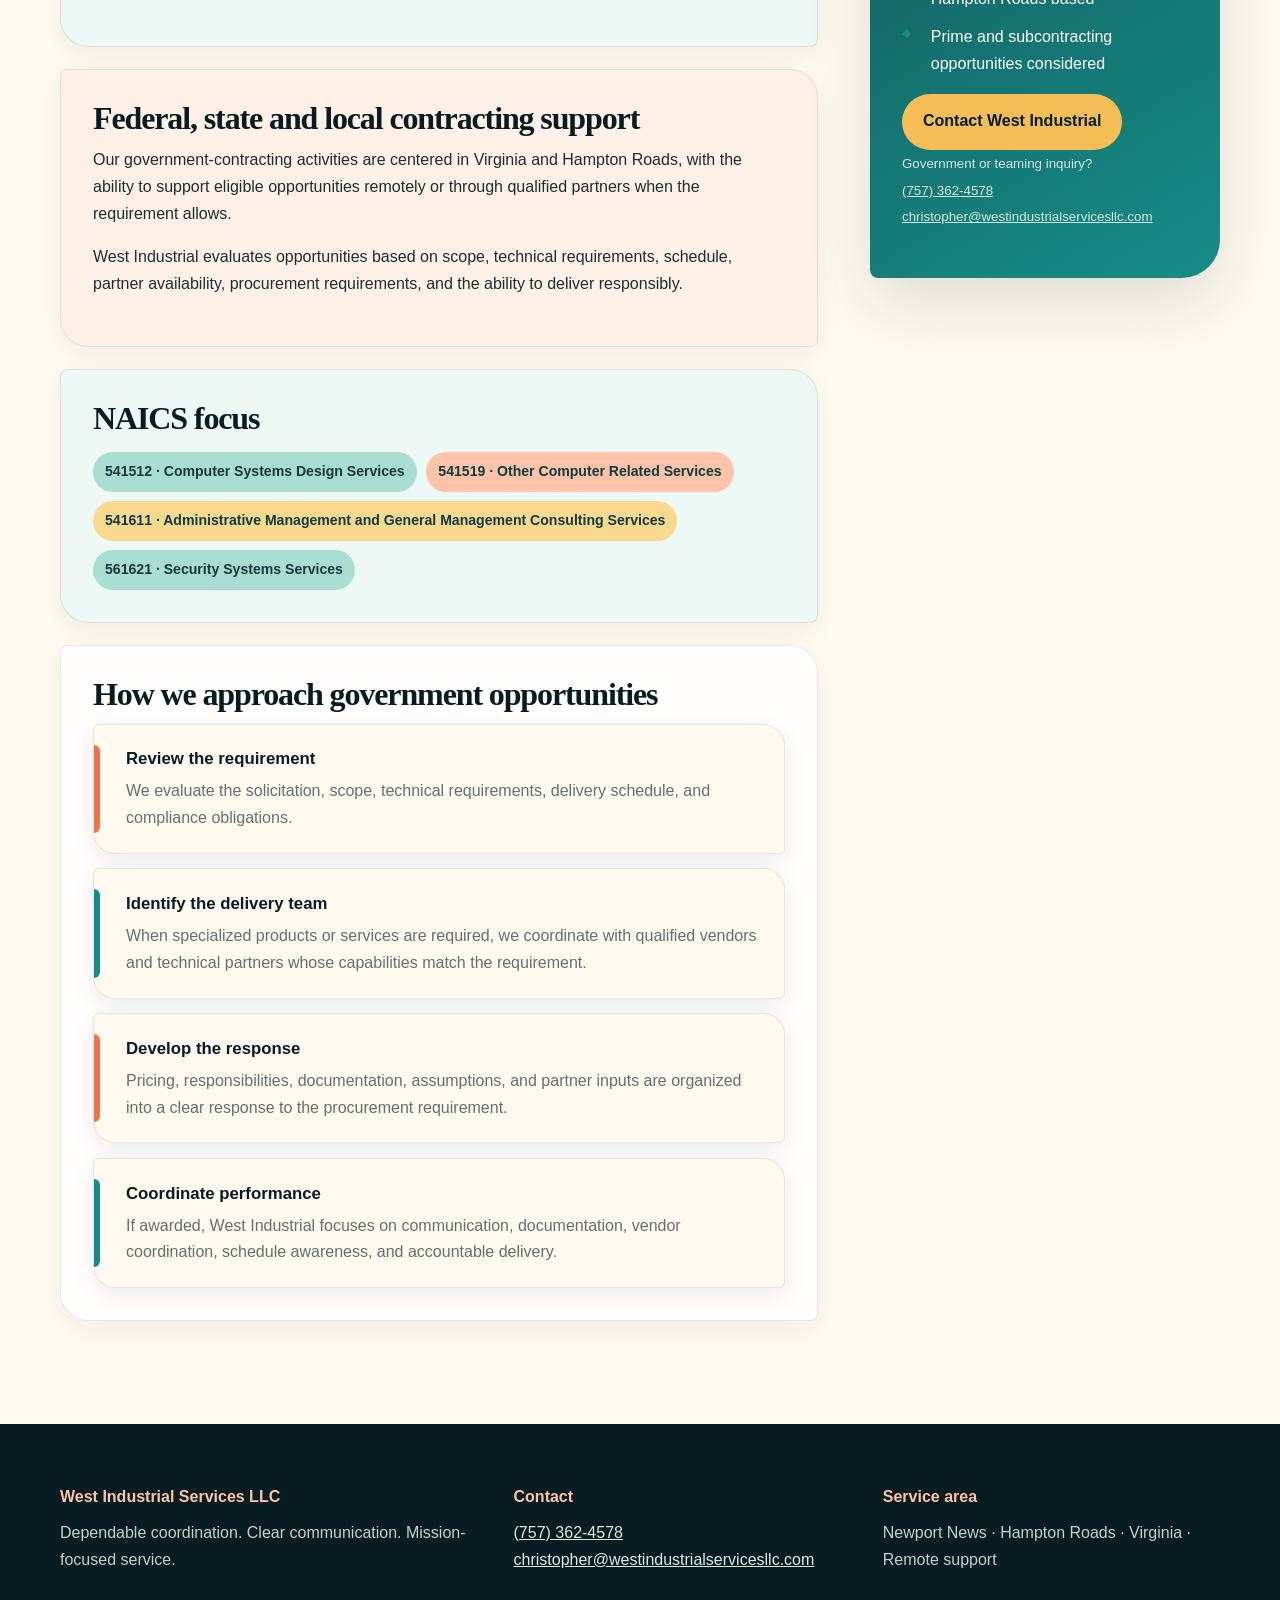
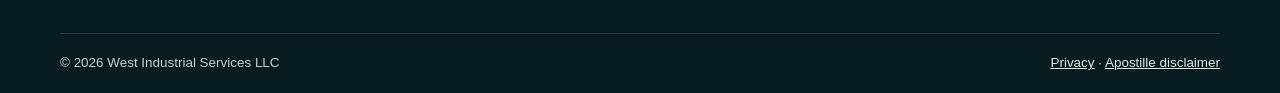
<file: government.html>
<!doctype html>
<html lang="en">
<head>
  <meta charset="utf-8">
  <meta name="viewport" content="width=device-width, initial-scale=1">

  <title>Government Contracting Support in Virginia | West Industrial Services LLC</title>

  <meta name="description" content="Virginia government contracting support from West Industrial Services LLC. Supporting agencies, prime contractors, and teaming partners with project coordination, IT and cybersecurity support, documentation, vendor coordination, and contract operations across Hampton Roads and beyond.">

  <meta name="robots" content="index, follow">

  <link rel="canonical" href="https://westindustrialservicesllc.com/government.html">

  <meta property="og:title" content="Government Contracting Support in Virginia | West Industrial Services LLC">
  <meta property="og:description" content="Government contracting, teaming, project coordination, IT support, documentation, and operational support for public-sector customers and prime contractors.">
  <meta property="og:type" content="website">
  <meta property="og:url" content="https://westindustrialservicesllc.com/government.html">

  <meta name="theme-color" content="#071a2f">

  <link rel="stylesheet" href="styles.css?v=20260806c">
  <script defer src="script.js?v=20260806c"></script>

  <script type="application/ld+json">
  {
    "@context": "https://schema.org",
    "@type": "ProfessionalService",
    "name": "West Industrial Services LLC",
    "url": "https://westindustrialservicesllc.com/government.html",
    "telephone": "+1-757-362-4578",
    "email": "christopher@westindustrialservicesllc.com",
    "areaServed": [
      "Newport News",
      "Hampton Roads",
      "Virginia"
    ],
    "description": "Government contracting and teaming support including project coordination, vendor coordination, IT and cybersecurity support, documentation, reporting, and business operations support."
  }
  </script>
</head>

<body>

<header class="site-header">
  <div class="container nav-wrap">
    <a class="brand" href="index.html">
      <span class="brand-mark">WI</span>
      <span>West Industrial <small>Services LLC</small></span>
    </a>

    <button class="menu-button" type="button" aria-expanded="false" aria-controls="site-nav">
      Menu
    </button>

    <nav id="site-nav" class="site-nav" aria-label="Primary navigation">
      <a href="index.html">Home</a>
      <a href="services.html">Services</a>
      <a href="apostille.html">Apostille</a>
      <a class="active" href="government.html">Government</a>
      <a href="about.html">About</a>
      <a class="nav-cta" href="contact.html">Contact Us</a>
    </nav>
  </div>
</header>

<main id="main">

  <section class="page-hero">
    <div class="container">

      <p class="breadcrumb">
        <a href="index.html">Home</a> / Government
      </p>

      <p class="eyebrow">Virginia government contracting & teaming</p>

      <h1>Government Contracting Support for Agencies, Primes & Teaming Partners</h1>

      <p>
        West Industrial Services LLC is a Newport News and Hampton Roads-based small business supporting government customers, prime contractors, and qualified teaming partners with accountable project coordination, technology support, documentation, vendor management, and contract operations.
      </p>

      <div class="button-row">
        <a class="button button-gold" href="mailto:christopher@westindustrialservicesllc.com?subject=Government%20Contracting%20or%20Teaming%20Inquiry">
          Discuss a teaming opportunity
        </a>

        <a class="button button-outline" href="tel:+17573624578">
          Call (757) 362-4578
        </a>
      </div>

    </div>
  </section>

  <section class="section">
    <div class="container content-grid">

      <div class="content-stack">

        <article class="content-card">
          <p class="eyebrow dark">Government capabilities</p>

          <h2>Public-sector project and contract support</h2>

          <p>
            West Industrial supports government requirements directly when appropriate and coordinates with qualified vendors, subcontractors, and technical partners when specialized capabilities are required.
          </p>

          <ul>
            <li>Government contract administration and opportunity coordination</li>
            <li>Project and vendor coordination</li>
            <li>Cybersecurity and IT support</li>
            <li>Computer systems and technology support coordination</li>
            <li>Identity and access support</li>
            <li>Documentation, reporting, and quality support</li>
            <li>Business operations and management consulting</li>
            <li>Qualified technical-partner and subcontractor coordination</li>
          </ul>
        </article>

        <article class="content-card">
          <h2>Government and prime-contractor teaming</h2>

          <p>
            West Industrial works with prime contractors, manufacturers, distributors, installers, professional-service providers, and other qualified businesses to assemble compliant solutions for public-sector requirements.
          </p>

          <p>
            Before committing resources, we work to define scope, responsibilities, pricing assumptions, compliance requirements, delivery expectations, and communication responsibilities.
          </p>
        </article>

        <article class="content-card">
          <h2>Federal, state and local contracting support</h2>

          <p>
            Our government-contracting activities are centered in Virginia and Hampton Roads, with the ability to support eligible opportunities remotely or through qualified partners when the requirement allows.
          </p>

          <p>
            West Industrial evaluates opportunities based on scope, technical requirements, schedule, partner availability, procurement requirements, and the ability to deliver responsibly.
          </p>
        </article>

        <article class="content-card">
          <h2>NAICS focus</h2>

          <ul class="tag-list">
            <li>541512 · Computer Systems Design Services</li>
            <li>541519 · Other Computer Related Services</li>
            <li>541611 · Administrative Management and General Management Consulting Services</li>
            <li>561621 · Security Systems Services</li>
          </ul>
        </article>

        <article class="content-card">
          <h2>How we approach government opportunities</h2>

          <div class="process-list">

            <article>
              <strong>Review the requirement</strong>
              <p>
                We evaluate the solicitation, scope, technical requirements, delivery schedule, and compliance obligations.
              </p>
            </article>

            <article>
              <strong>Identify the delivery team</strong>
              <p>
                When specialized products or services are required, we coordinate with qualified vendors and technical partners whose capabilities match the requirement.
              </p>
            </article>

            <article>
              <strong>Develop the response</strong>
              <p>
                Pricing, responsibilities, documentation, assumptions, and partner inputs are organized into a clear response to the procurement requirement.
              </p>
            </article>

            <article>
              <strong>Coordinate performance</strong>
              <p>
                If awarded, West Industrial focuses on communication, documentation, vendor coordination, schedule awareness, and accountable delivery.
              </p>
            </article>

          </div>
        </article>

      </div>

      <aside class="side-card">
        <p class="panel-label">Business profile</p>

        <h2 id="swam">Virginia SWaM certification</h2>
        <p>West Industrial Services LLC holds certification <strong>#847215</strong> for the Small, Micro, and Minority Owned designations. Virginia approved all three on November 9, 2026. The certification expires November 9, 2031.</p>
        <p><a href="https://www.sbsd.virginia.gov/directory/">Look up WIS in the Virginia supplier directory</a> using certification number 847215.</p>

        <ul class="check-list">
          <li>Veteran-Owned</li>
          <li>Minority-Owned</li>
          <li>Virginia small business</li>
          <li>SAM.gov registered</li>
          <li>Hampton Roads based</li>
          <li>Prime and subcontracting opportunities considered</li>
        </ul>

        <a class="button button-gold" href="contact.html">
          Contact West Industrial
        </a>

        <p>
          <small>
            Government or teaming inquiry?<br>
            <a href="tel:+17573624578">(757) 362-4578</a><br>
            <a href="mailto:christopher@westindustrialservicesllc.com">christopher@westindustrialservicesllc.com</a>
          </small>
        </p>
      </aside>

    </div>
  </section>

</main>

<footer class="site-footer">
  <div class="container footer-grid">

    <div>
      <strong>West Industrial Services LLC</strong>
      <p>Dependable coordination. Clear communication. Mission-focused service.</p>
    </div>

    <div>
      <strong>Contact</strong>
      <p>
        <a href="tel:+17573624578">(757) 362-4578</a><br>
        <a href="mailto:christopher@westindustrialservicesllc.com">christopher@westindustrialservicesllc.com</a>
      </p>
    </div>

    <div>
      <strong>Service area</strong>
      <p>Newport News · Hampton Roads · Virginia · Remote support</p>
    </div>

  </div>

  <div class="container footer-bottom">
    <span>© 2026 West Industrial Services LLC</span>
    <span>
      <a href="privacy.html">Privacy</a> ·
      <a href="apostille.html#disclaimer">Apostille disclaimer</a>
    </span>
  </div>
</footer>

</body>
</html>
</file>
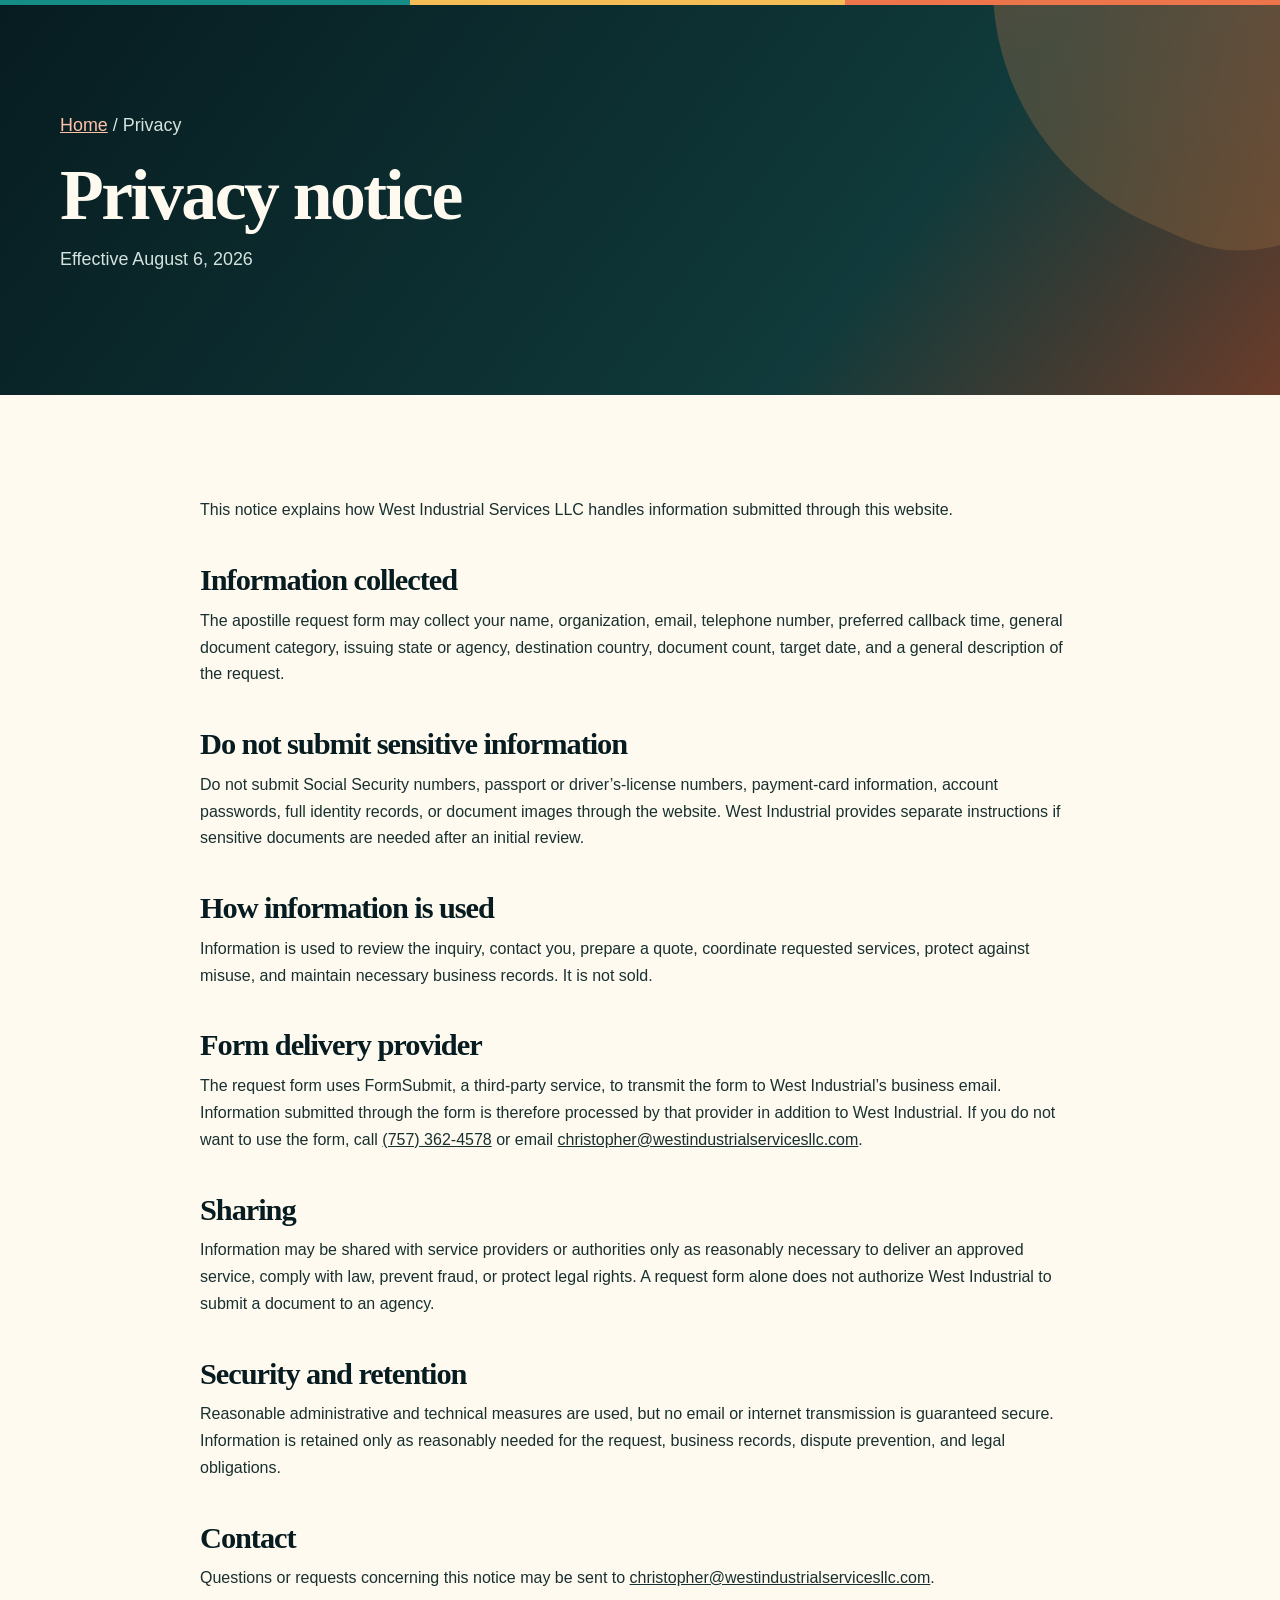
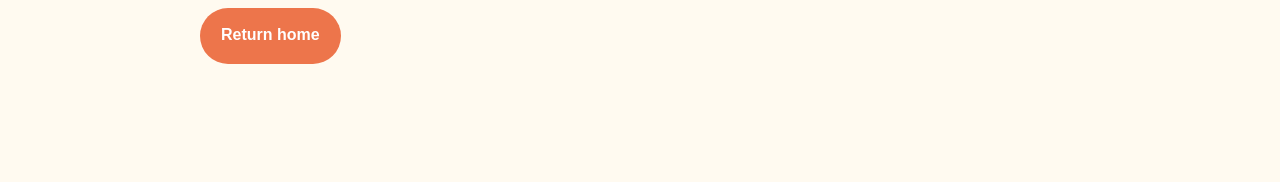
<file: privacy.html>
<!doctype html>
<html lang="en"><head><meta charset="utf-8"><meta name="viewport" content="width=device-width, initial-scale=1"><title>Privacy Notice | West Industrial Services LLC</title><meta name="description" content="Privacy notice for West Industrial Services LLC website and apostille request form."><meta name="robots" content="index, follow"><link rel="canonical" href="https://westindustrialservicesllc.com/privacy.html"><link rel="stylesheet" href="styles.css?v=20260806c"></head>
<body><main id="main"><section class="page-hero"><div class="container"><p class="breadcrumb"><a href="index.html">Home</a> / Privacy</p><h1>Privacy notice</h1><p>Effective August 6, 2026</p></div></section><section class="section"><div class="container legal-copy"><p>This notice explains how West Industrial Services LLC handles information submitted through this website.</p><h2>Information collected</h2><p>The apostille request form may collect your name, organization, email, telephone number, preferred callback time, general document category, issuing state or agency, destination country, document count, target date, and a general description of the request.</p><h2>Do not submit sensitive information</h2><p>Do not submit Social Security numbers, passport or driver’s-license numbers, payment-card information, account passwords, full identity records, or document images through the website. West Industrial provides separate instructions if sensitive documents are needed after an initial review.</p><h2>How information is used</h2><p>Information is used to review the inquiry, contact you, prepare a quote, coordinate requested services, protect against misuse, and maintain necessary business records. It is not sold.</p><h2>Form delivery provider</h2><p>The request form uses FormSubmit, a third-party service, to transmit the form to West Industrial’s business email. Information submitted through the form is therefore processed by that provider in addition to West Industrial. If you do not want to use the form, call <a href="tel:+17573624578">(757) 362-4578</a> or email <a href="mailto:christopher@westindustrialservicesllc.com">christopher@westindustrialservicesllc.com</a>.</p><h2>Sharing</h2><p>Information may be shared with service providers or authorities only as reasonably necessary to deliver an approved service, comply with law, prevent fraud, or protect legal rights. A request form alone does not authorize West Industrial to submit a document to an agency.</p><h2>Security and retention</h2><p>Reasonable administrative and technical measures are used, but no email or internet transmission is guaranteed secure. Information is retained only as reasonably needed for the request, business records, dispute prevention, and legal obligations.</p><h2>Contact</h2><p>Questions or requests concerning this notice may be sent to <a href="mailto:christopher@westindustrialservicesllc.com">christopher@westindustrialservicesllc.com</a>.</p><p><a class="button button-primary" href="index.html">Return home</a></p></div></section></main></body></html>
</file>
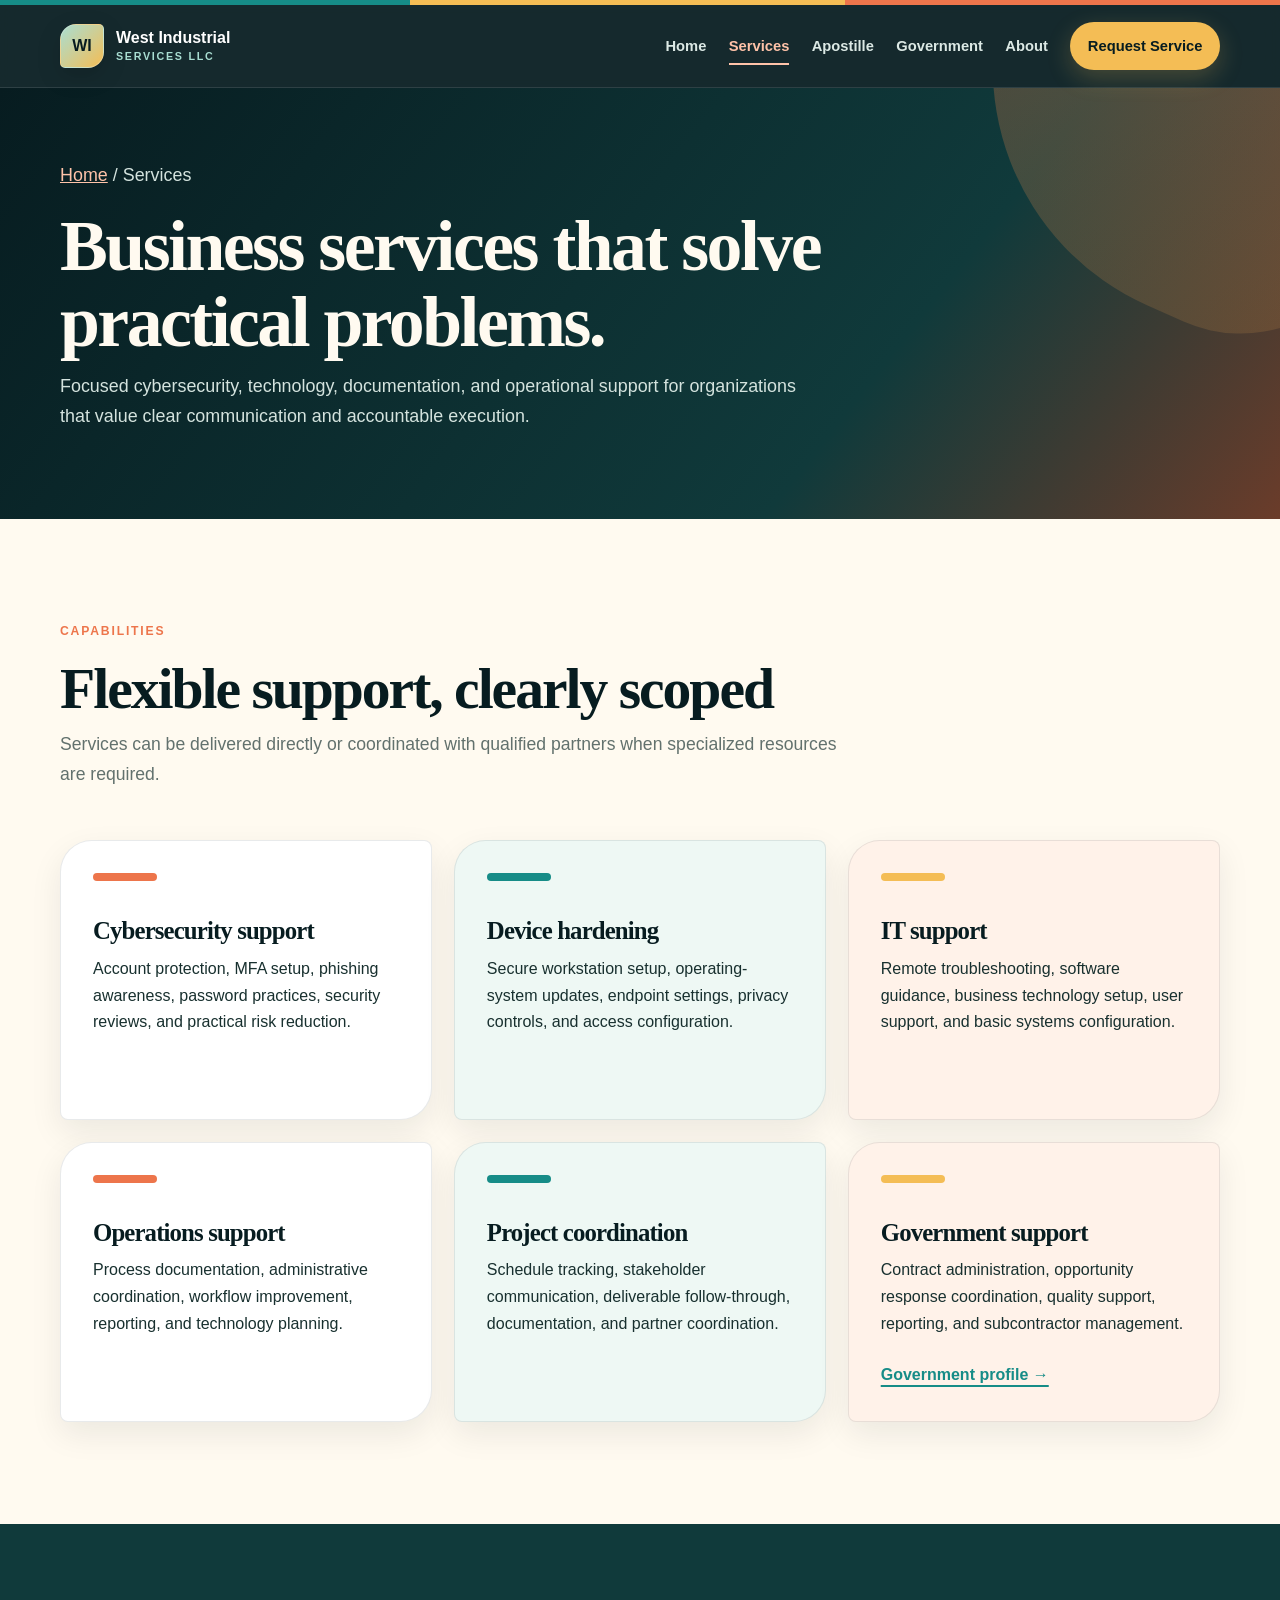
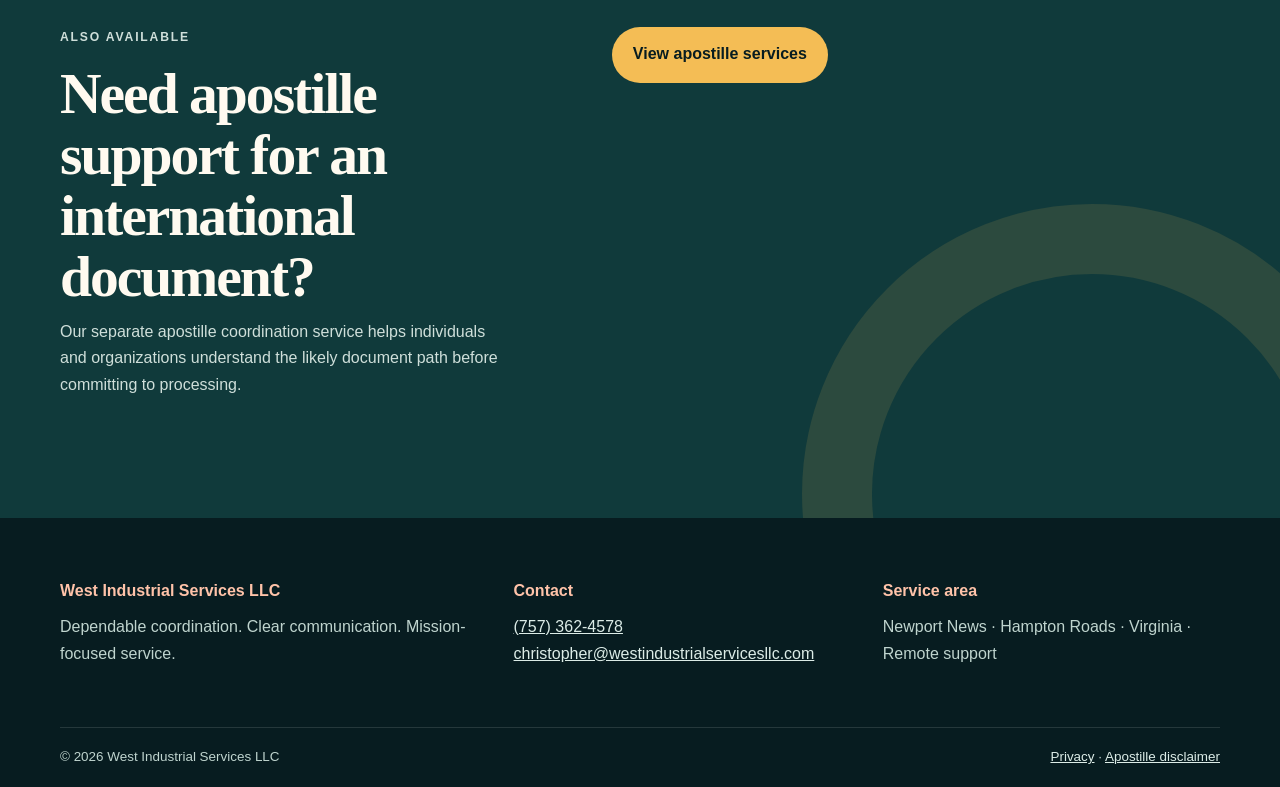
<file: services.html>
<!doctype html>
<html lang="en">
<head>
  <meta charset="utf-8"><meta name="viewport" content="width=device-width, initial-scale=1">
  <title>Business Services | West Industrial Services LLC</title>
  <meta name="description" content="Cybersecurity, IT support, business operations, documentation, and government contracting support from West Industrial Services LLC in Virginia.">
  <meta name="robots" content="index, follow"><link rel="canonical" href="https://westindustrialservicesllc.com/services.html">
  <meta name="theme-color" content="#071a2f"><link rel="stylesheet" href="styles.css?v=20260806c"><script defer src="script.js?v=20260806c"></script>
</head>
<body>
  <header class="site-header"><div class="container nav-wrap"><a class="brand" href="index.html"><span class="brand-mark">WI</span><span>West Industrial <small>Services LLC</small></span></a><button class="menu-button" type="button" aria-expanded="false" aria-controls="site-nav">Menu</button><nav id="site-nav" class="site-nav" aria-label="Primary navigation"><a href="index.html">Home</a><a class="active" href="services.html">Services</a><a href="apostille.html">Apostille</a><a href="government.html">Government</a><a href="about.html">About</a><a class="nav-cta" href="apostille-request.html">Request Service</a></nav></div></header>
  <main id="main">
    <section class="page-hero"><div class="container"><p class="breadcrumb"><a href="index.html">Home</a> / Services</p><h1>Business services that solve practical problems.</h1><p>Focused cybersecurity, technology, documentation, and operational support for organizations that value clear communication and accountable execution.</p></div></section>
    <section class="section"><div class="container">
      <div class="section-heading"><p class="eyebrow dark">Capabilities</p><h2>Flexible support, clearly scoped</h2><p>Services can be delivered directly or coordinated with qualified partners when specialized resources are required.</p></div>
      <div class="card-grid three">
        <article class="service-card"><h3>Cybersecurity support</h3><p>Account protection, MFA setup, phishing awareness, password practices, security reviews, and practical risk reduction.</p></article>
        <article class="service-card"><h3>Device hardening</h3><p>Secure workstation setup, operating-system updates, endpoint settings, privacy controls, and access configuration.</p></article>
        <article class="service-card"><h3>IT support</h3><p>Remote troubleshooting, software guidance, business technology setup, user support, and basic systems configuration.</p></article>
        <article class="service-card"><h3>Operations support</h3><p>Process documentation, administrative coordination, workflow improvement, reporting, and technology planning.</p></article>
        <article class="service-card"><h3>Project coordination</h3><p>Schedule tracking, stakeholder communication, deliverable follow-through, documentation, and partner coordination.</p></article>
        <article class="service-card"><h3>Government support</h3><p>Contract administration, opportunity response coordination, quality support, reporting, and subcontractor management.</p><a class="text-link" href="government.html">Government profile →</a></article>
      </div>
    </div></section>
    <section class="section section-navy"><div class="container split-content"><div><p class="eyebrow">Also available</p><h2>Need apostille support for an international document?</h2><p>Our separate apostille coordination service helps individuals and organizations understand the likely document path before committing to processing.</p></div><div><a class="button button-gold" href="apostille.html">View apostille services</a></div></div></section>
  </main>
  <footer class="site-footer"><div class="container footer-grid"><div><strong>West Industrial Services LLC</strong><p>Dependable coordination. Clear communication. Mission-focused service.</p></div><div><strong>Contact</strong><p><a href="tel:+17573624578">(757) 362-4578</a><br><a href="mailto:christopher@westindustrialservicesllc.com">christopher@westindustrialservicesllc.com</a></p></div><div><strong>Service area</strong><p>Newport News · Hampton Roads · Virginia · Remote support</p></div></div><div class="container footer-bottom"><span>© 2026 West Industrial Services LLC</span><span><a href="privacy.html">Privacy</a> · <a href="apostille.html#disclaimer">Apostille disclaimer</a></span></div></footer>
</body></html>
</file>
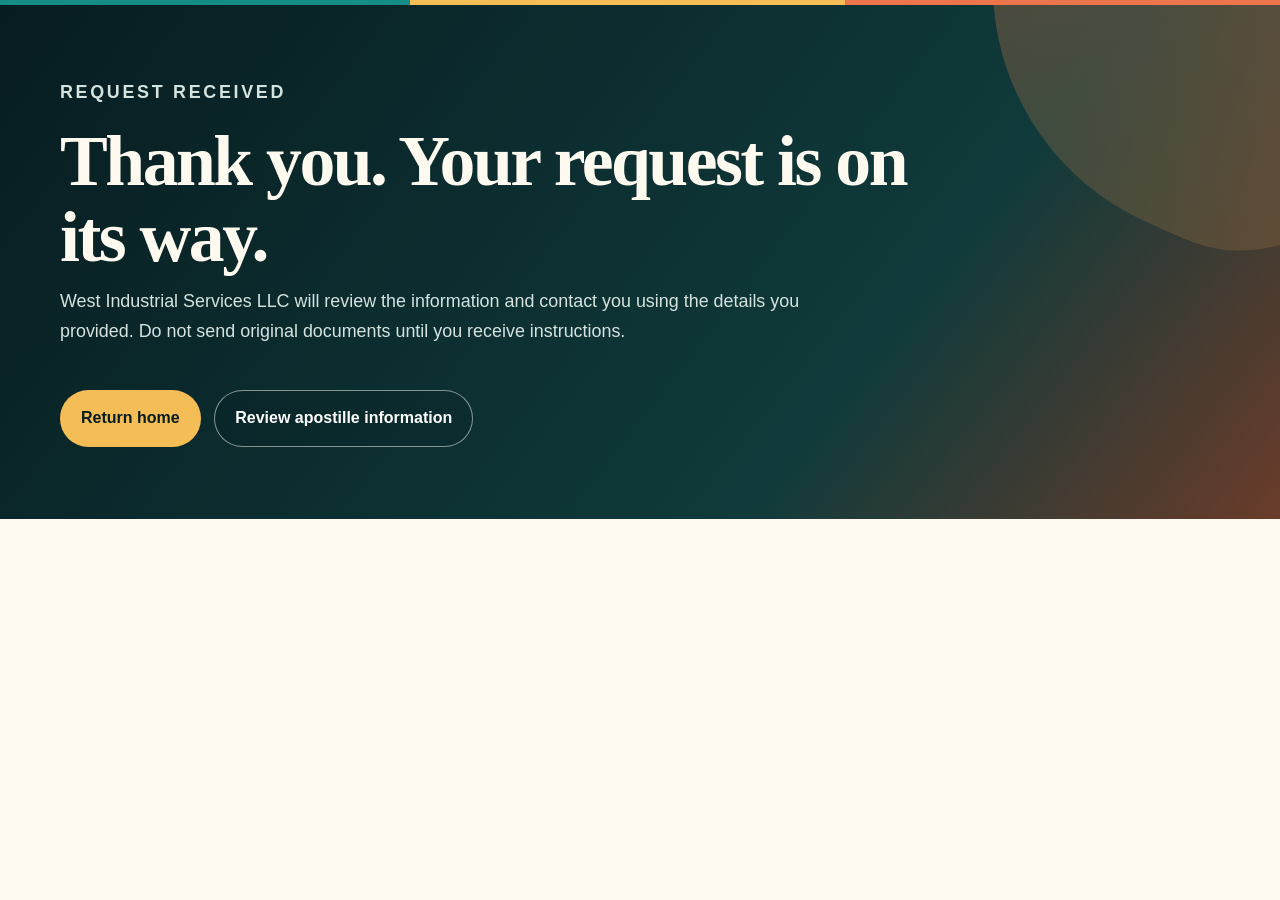
<file: thank-you.html>
<!doctype html><html lang="en"><head><meta charset="utf-8"><meta name="viewport" content="width=device-width, initial-scale=1"><title>Request Received | West Industrial Services LLC</title><meta name="robots" content="noindex, nofollow"><link rel="stylesheet" href="styles.css?v=20260806c"></head><body><main id="main"><section class="page-hero"><div class="container"><p class="eyebrow">Request received</p><h1>Thank you. Your request is on its way.</h1><p>West Industrial Services LLC will review the information and contact you using the details you provided. Do not send original documents until you receive instructions.</p><div class="button-row"><a class="button button-gold" href="index.html">Return home</a><a class="button button-outline" href="apostille.html">Review apostille information</a></div></div></section></main></body></html>
</file>
<file: styles.css>
:root {
  --night: #071c20;
  --forest: #103a3b;
  --teal: #168c87;
  --mint: #a9ded2;
  --coral: #ed754b;
  --peach: #ffc3a9;
  --sun: #f4bd55;
  --cream: #fffaf0;
  --sand: #f2e7d5;
  --ink: #18302f;
  --muted: #62716d;
  --line: #d9dfd9;
  --white: #fff;
  --shadow: 0 24px 65px rgba(7, 28, 32, .13);
  --soft-shadow: 0 12px 32px rgba(7, 28, 32, .08);
  --radius: 24px;
}

* { box-sizing: border-box; }
html { scroll-behavior: smooth; }
body {
  margin: 0;
  color: var(--ink);
  background: var(--cream);
  font: 400 1rem/1.68 ui-sans-serif, -apple-system, BlinkMacSystemFont, "Segoe UI", Arial, sans-serif;
}
body::before {
  content: "";
  display: block;
  height: 5px;
  background: linear-gradient(90deg, var(--teal) 0 32%, var(--sun) 32% 66%, var(--coral) 66%);
}
h1, h2, h3 {
  margin: 0 0 .7rem;
  color: var(--night);
  font-family: Georgia, "Times New Roman", serif;
  font-weight: 700;
  line-height: 1.06;
  letter-spacing: -.035em;
}
h1 { font-size: clamp(3rem, 6.5vw, 6rem); }
h2 { font-size: clamp(2.15rem, 4.5vw, 3.85rem); }
h3 { font-size: 1.55rem; }
p { margin: 0 0 1rem; }
a { color: inherit; }
button, input, select, textarea { font: inherit; }
.container { width: min(1160px, calc(100% - 42px)); margin-inline: auto; }

.site-header {
  position: sticky;
  top: 0;
  z-index: 100;
  color: var(--white);
  background: rgba(7, 28, 32, .94);
  border-bottom: 1px solid rgba(255,255,255,.11);
  backdrop-filter: blur(16px);
}
.nav-wrap { min-height: 82px; display: flex; align-items: center; justify-content: space-between; gap: 2rem; }
.brand { display: inline-flex; align-items: center; gap: .75rem; color: var(--white); text-decoration: none; font-weight: 750; line-height: 1.05; }
.brand small { display: block; margin-top: .28rem; color: var(--mint); font-size: .67rem; font-weight: 700; letter-spacing: .16em; text-transform: uppercase; }
.brand-mark {
  width: 44px;
  height: 44px;
  display: grid;
  place-items: center;
  border: 1px solid rgba(255,255,255,.25);
  border-radius: 16px 5px 16px 5px;
  color: var(--night);
  background: linear-gradient(135deg, var(--mint), var(--sun));
  box-shadow: 0 8px 24px rgba(0,0,0,.16);
  font-weight: 900;
}
.site-nav { display: flex; align-items: center; gap: 1.4rem; }
.site-nav a { position: relative; color: #dce9e5; text-decoration: none; font-size: .92rem; font-weight: 650; }
.site-nav a:not(.nav-cta)::after { content: ""; position: absolute; left: 0; right: 100%; bottom: -.42rem; height: 2px; background: var(--peach); transition: right .2s ease; }
.site-nav a:hover::after, .site-nav a:focus-visible::after, .site-nav a.active::after { right: 0; }
.site-nav a:hover, .site-nav a:focus-visible, .site-nav a.active { color: var(--peach); }
.site-nav .nav-cta { padding: .72rem 1.1rem; border-radius: 999px; color: var(--night); background: var(--sun); box-shadow: 0 8px 24px rgba(244, 189, 85, .22); }
.site-nav .nav-cta:hover, .site-nav .nav-cta:focus-visible { color: var(--night); background: var(--peach); }
.menu-button { display: none; padding: .6rem .85rem; border: 1px solid rgba(255,255,255,.35); border-radius: 12px; color: var(--white); background: transparent; font-weight: 750; }

.hero {
  overflow: hidden;
  position: relative;
  color: var(--white);
  background:
    linear-gradient(108deg, rgba(4,24,28,.96) 0%, rgba(8,47,50,.88) 50%, rgba(82,43,29,.64) 100%),
    url("https://images.unsplash.com/photo-1558494949-ef010cbdcc31?auto=format&fit=crop&w=1800&q=85") center/cover no-repeat;
}
.hero::before {
  content: "";
  position: absolute;
  width: 500px;
  height: 500px;
  left: -240px;
  bottom: -290px;
  border: 70px solid rgba(169, 222, 210, .13);
  border-radius: 50%;
}
.hero::after {
  content: "";
  position: absolute;
  width: 340px;
  height: 340px;
  right: -120px;
  top: -170px;
  border-radius: 38% 62% 62% 38%;
  background: radial-gradient(circle at 30% 30%, rgba(255,195,169,.34), rgba(237,117,75,.08) 62%, transparent 63%);
  transform: rotate(28deg);
}
.hero-grid { position: relative; z-index: 1; min-height: 640px; display: grid; grid-template-columns: 1.28fr .72fr; align-items: center; gap: clamp(2.5rem, 7vw, 6rem); padding-block: 6.5rem; }
.hero h1 {
  max-width: 820px;
  color: var(--cream);
  font-size: clamp(2.75rem, 3.7vw, 3.8rem);
  text-wrap: balance;
}
.hero h1::first-line { color: var(--peach); }
.hero-lead { max-width: 720px; color: #d5e4df; font-size: clamp(1.05rem, 2vw, 1.25rem); }
.eyebrow { margin-bottom: 1rem; color: var(--sun); font-weight: 800; letter-spacing: .15em; text-transform: uppercase; font-size: .76rem; }
.eyebrow.dark { color: var(--coral); }
.button-row { display: flex; flex-wrap: wrap; gap: .85rem; align-items: center; margin-top: 1.75rem; }
.button { display: inline-flex; justify-content: center; align-items: center; min-height: 52px; padding: .85rem 1.25rem; border: 1px solid transparent; border-radius: 999px; text-decoration: none; font-weight: 800; transition: transform .18s ease, box-shadow .18s ease, background .18s ease; }
.button:hover { transform: translateY(-3px); box-shadow: 0 12px 28px rgba(7,28,32,.16); }
.button-gold { color: var(--night); background: var(--sun); }
.button-outline { color: var(--white); border-color: rgba(255,255,255,.5); background: rgba(7,28,32,.22); }
.button-primary { color: var(--white); background: var(--coral); }
.button-light { color: var(--night); border-color: var(--line); background: var(--white); }
.hero-panel {
  position: relative;
  padding: 2.25rem;
  border: 1px solid rgba(255,255,255,.2);
  border-radius: 40px 10px 40px 10px;
  color: var(--night);
  background: linear-gradient(145deg, rgba(255,250,240,.96), rgba(255,221,202,.9));
  box-shadow: 0 34px 90px rgba(0,0,0,.28);
  transform: rotate(1.2deg);
}
.hero-panel::after { content: ""; position: absolute; width: 65px; height: 8px; right: 2rem; top: 1.25rem; border-radius: 99px; background: var(--teal); }
.hero-panel h2 { color: var(--night); font-size: clamp(1.9rem, 3vw, 2.55rem); }
.panel-label { display: inline-block; margin-bottom: 1rem; padding: .32rem .7rem; border-radius: 999px; color: var(--white); background: var(--coral); font-weight: 800; font-size: .72rem; text-transform: uppercase; letter-spacing: .12em; }
.check-list { display: grid; gap: .7rem; padding: 0; list-style: none; }
.check-list li { position: relative; padding-left: 1.8rem; color: inherit; }
.check-list li::before { content: "◆"; position: absolute; left: 0; color: var(--teal); font-size: .72rem; }
.text-link { color: var(--teal); font-weight: 800; text-decoration-thickness: 2px; text-underline-offset: 5px; }
.hero .text-link { color: var(--forest); }
.section-navy .text-link { color: var(--peach); }

.trust-strip { color: var(--night); background: var(--sun); border-bottom: 1px solid rgba(7,28,32,.14); }
.trust-grid { min-height: 72px; display: grid; grid-template-columns: repeat(4, 1fr); align-items: center; gap: 0; text-align: center; font-size: .78rem; font-weight: 850; letter-spacing: .08em; text-transform: uppercase; }
.trust-grid span + span { border-left: 1px solid rgba(7,28,32,.22); }
.section { position: relative; padding-block: clamp(4.75rem, 8vw, 7.5rem); }
.section-heading { max-width: 790px; margin-bottom: 3.2rem; }
.section-heading > p:last-child { color: var(--muted); font-size: 1.1rem; }
.card-grid { display: grid; gap: 1.35rem; }
.card-grid.three { grid-template-columns: repeat(3, 1fr); }
.service-card {
  min-height: 280px;
  display: flex;
  flex-direction: column;
  padding: 2rem;
  border: 1px solid rgba(7,28,32,.09);
  border-radius: 32px 8px 32px 8px;
  background: var(--white);
  box-shadow: var(--soft-shadow);
  transition: transform .2s ease, box-shadow .2s ease;
}
.service-card:hover { transform: translateY(-8px) rotate(-.35deg); box-shadow: var(--shadow); }
.service-card::before { content: ""; width: 64px; height: 8px; margin-bottom: 2.3rem; border-radius: 99px; background: var(--coral); }
.service-card:nth-child(2)::before, .service-card:nth-child(5)::before { background: var(--teal); }
.service-card:nth-child(3)::before, .service-card:nth-child(6)::before { background: var(--sun); }
.service-card:nth-child(2), .service-card:nth-child(5) { background: #eef8f4; }
.service-card:nth-child(3), .service-card:nth-child(6) { background: #fff2e9; }
.service-card.featured { background: #fff0e7; transform: translateY(-14px); }
.service-card.featured:hover { transform: translateY(-20px) rotate(-.35deg); }
.service-card .text-link { margin-top: auto; }
.section-navy { overflow: hidden; color: var(--white); background: var(--forest); }
.section-navy::after { content: ""; position: absolute; right: -8%; bottom: -45%; width: 440px; height: 440px; border: 70px solid rgba(244,189,85,.12); border-radius: 50%; }
.section-navy h2 { color: var(--cream); }
.section-navy p { color: #cfdfda; }
.split-content { position: relative; z-index: 1; display: grid; grid-template-columns: .85fr 1.15fr; gap: clamp(2.5rem, 8vw, 7rem); align-items: start; }
.process-list { display: grid; gap: .9rem; margin: 0; padding: 0; }
.process-list > article {
  position: relative;
  padding: 1.3rem 1.4rem 1.3rem 2rem;
  border: 1px solid rgba(7,28,32,.09);
  border-radius: 6px 22px 6px 22px;
  background: var(--cream);
  box-shadow: 0 8px 24px rgba(7,28,32,.07);
}
.process-list > article::before { content: ""; position: absolute; left: 0; top: 1.25rem; bottom: 1.25rem; width: 6px; border-radius: 0 9px 9px 0; background: var(--coral); }
.process-list > article:nth-child(even)::before { background: var(--teal); }
.process-list > article strong { display: block; color: var(--night); font-size: 1.05rem; }
.process-list > article p { margin: .3rem 0 0; color: var(--muted); }
.section-navy .process-list > article { border-color: rgba(255,255,255,.13); background: rgba(255,250,240,.08); box-shadow: none; }
.section-navy .process-list > article strong { color: var(--white); }
.section-navy .process-list > article p { color: #cfe0db; }
.cta-panel { display: flex; justify-content: space-between; gap: 2rem; align-items: center; padding: clamp(2rem, 5vw, 4rem); border: 1px solid rgba(7,28,32,.08); border-radius: 12px 42px 12px 42px; background: linear-gradient(120deg, var(--sand), #ffe0cf); box-shadow: var(--soft-shadow); }
.cta-panel > div:first-child { max-width: 660px; }

.page-hero { overflow: hidden; position: relative; color: var(--white); background: linear-gradient(128deg, var(--night), var(--forest) 68%, #6b3c2a); }
.page-hero::after { content: ""; position: absolute; right: -140px; top: -220px; width: 440px; height: 440px; border-radius: 45% 55% 35% 65%; background: linear-gradient(145deg, rgba(237,117,75,.38), rgba(244,189,85,.12)); transform: rotate(24deg); }
.page-hero .container { position: relative; z-index: 1; min-height: 390px; display: flex; flex-direction: column; justify-content: center; padding-block: 4.5rem; }
.page-hero h1 { max-width: 920px; color: var(--cream); font-size: clamp(3rem, 5.6vw, 5rem); }
.page-hero p { max-width: 760px; color: #d4e3de; font-size: 1.12rem; }
.breadcrumb { margin-bottom: 1.1rem; color: #b8d1ca; font-size: .85rem; }
.breadcrumb a { color: var(--peach); }
.content-grid { display: grid; grid-template-columns: minmax(0, 1fr) 350px; gap: 3.25rem; align-items: start; }
.content-stack { display: grid; gap: 1.4rem; }
.content-card { padding: 2rem; border: 1px solid rgba(7,28,32,.09); border-radius: 8px 28px 8px 28px; background: rgba(255,255,255,.78); box-shadow: 0 8px 28px rgba(7,28,32,.05); }
.content-card:nth-child(2n) { background: #eef8f4; }
.content-card:nth-child(3n) { background: #fff1e8; }
.content-card h2 { font-size: 2rem; }
.content-card ul { margin-bottom: 0; }
.side-card { position: sticky; top: 106px; padding: 2rem; border-radius: 38px 8px 38px 8px; color: var(--white); background: linear-gradient(150deg, var(--forest), var(--teal)); box-shadow: var(--shadow); }
.side-card h2 { color: var(--white); }
.side-card p { color: #d8ebe5; }
.tag-list { display: flex; flex-wrap: wrap; gap: .6rem; padding: 0; list-style: none; }
.tag-list li { padding: .5rem .75rem; border-radius: 999px; color: var(--forest); background: var(--mint); font-size: .88rem; font-weight: 750; }
.tag-list li:nth-child(3n+2) { background: var(--peach); }
.tag-list li:nth-child(3n) { background: #f8d98e; }
.notice { padding: 1.3rem; border-left: 6px solid var(--coral); border-radius: 0 16px 16px 0; background: #fff4d9; }
.notice strong { display: block; color: var(--night); }
.faq { border-top: 1px solid var(--line); }
.faq details { border-bottom: 1px solid var(--line); padding: 1.15rem 0; }
.faq summary { cursor: pointer; color: var(--night); font-weight: 800; }
.faq details p { margin: .75rem 0 0; color: var(--muted); }

.form-wrap { max-width: 900px; }
.form-intro { padding: 1.3rem; border-left: 6px solid var(--teal); border-radius: 0 18px 18px 0; background: #eaf7f3; color: var(--muted); }
.request-form { display: grid; grid-template-columns: 1fr 1fr; gap: 1.25rem; margin-top: 2rem; padding: clamp(1.2rem, 4vw, 2.4rem); border: 1px solid rgba(7,28,32,.08); border-radius: 12px 36px 12px 36px; background: rgba(255,255,255,.68); box-shadow: var(--soft-shadow); }
.field { display: grid; gap: .45rem; }
.field.full { grid-column: 1 / -1; }
.field label, fieldset legend { color: var(--night); font-weight: 800; }
.field input, .field select, .field textarea { width: 100%; padding: .9rem 1rem; border: 1px solid #b9cbc5; border-radius: 12px; color: var(--ink); background: var(--white); }
.field textarea { min-height: 145px; resize: vertical; }
.field input:focus, .field select:focus, .field textarea:focus { outline: 3px solid rgba(22,140,135,.2); border-color: var(--teal); }
.field-hint { color: var(--muted); font-size: .82rem; }
.checkbox-field { display: grid; grid-template-columns: auto 1fr; gap: .7rem; align-items: start; }
.checkbox-field input { margin-top: .35rem; accent-color: var(--teal); }
.form-actions { grid-column: 1 / -1; }
.form-actions button { cursor: pointer; }

.contact-grid { display: grid; grid-template-columns: repeat(3, 1fr); gap: 1rem; }
.contact-card { padding: 1.7rem; border: 1px solid rgba(7,28,32,.08); border-radius: 28px 7px 28px 7px; background: var(--white); box-shadow: var(--soft-shadow); }
.contact-card:nth-child(2) { background: #eaf7f3; }
.contact-card:nth-child(3) { background: #fff0e7; }
.contact-card p { margin-bottom: 0; color: var(--muted); overflow-wrap: anywhere; }
.legal-copy { max-width: 880px; }
.legal-copy h2 { margin-top: 2.5rem; font-size: 1.9rem; }

.site-footer { padding-top: 3.8rem; color: #bfd4ce; background: var(--night); }
.footer-grid { display: grid; grid-template-columns: 1.25fr 1fr 1fr; gap: 2rem; padding-bottom: 2.7rem; }
.footer-grid strong { display: block; margin-bottom: .55rem; color: var(--peach); }
.footer-grid a, .footer-bottom a { color: #dcece7; }
.footer-bottom { display: flex; justify-content: space-between; gap: 1rem; padding-block: 1.15rem; border-top: 1px solid rgba(255,255,255,.12); font-size: .84rem; }

@media (max-width: 940px) {
  .menu-button { display: inline-block; }
  .site-nav { display: none; position: absolute; left: 0; right: 0; top: 82px; flex-direction: column; align-items: stretch; gap: 0; padding: 1rem 20px 1.25rem; background: var(--night); border-top: 1px solid rgba(255,255,255,.1); }
  .site-nav.open { display: flex; }
  .site-nav a { padding: .78rem; }
  .site-nav a:not(.nav-cta)::after { display: none; }
  .site-nav .nav-cta { margin-top: .4rem; text-align: center; }
  .hero-grid, .split-content { grid-template-columns: 1fr; }
  .hero-grid { min-height: auto; }
  .hero-panel { max-width: 620px; transform: none; }
  .card-grid.three, .contact-grid { grid-template-columns: 1fr 1fr; }
  .content-grid { grid-template-columns: 1fr; }
  .side-card { position: static; }
}

@media (max-width: 680px) {
  .container { width: min(100% - 28px, 1160px); }
  .nav-wrap { min-height: 72px; }
  .site-nav { top: 72px; }
  .hero-grid { padding-block: 4.6rem; }
  .hero h1 { font-size: clamp(2.75rem, 13vw, 4rem); }
  .trust-grid, .card-grid.three, .contact-grid, .footer-grid { grid-template-columns: 1fr; text-align: left; }
  .trust-grid { gap: .55rem; padding-block: 1.25rem; }
  .trust-grid span + span { border-left: 0; }
  .service-card.featured, .service-card.featured:hover { transform: none; }
  .request-form { grid-template-columns: 1fr; }
  .field.full { grid-column: auto; }
  .cta-panel, .footer-bottom { align-items: flex-start; flex-direction: column; }
  .button-row, .button { width: 100%; }
  .brand { font-size: .92rem; }
}

@media (prefers-reduced-motion: reduce) {
  html { scroll-behavior: auto; }
  *, *::before, *::after { transition: none !important; }
}
</file>
